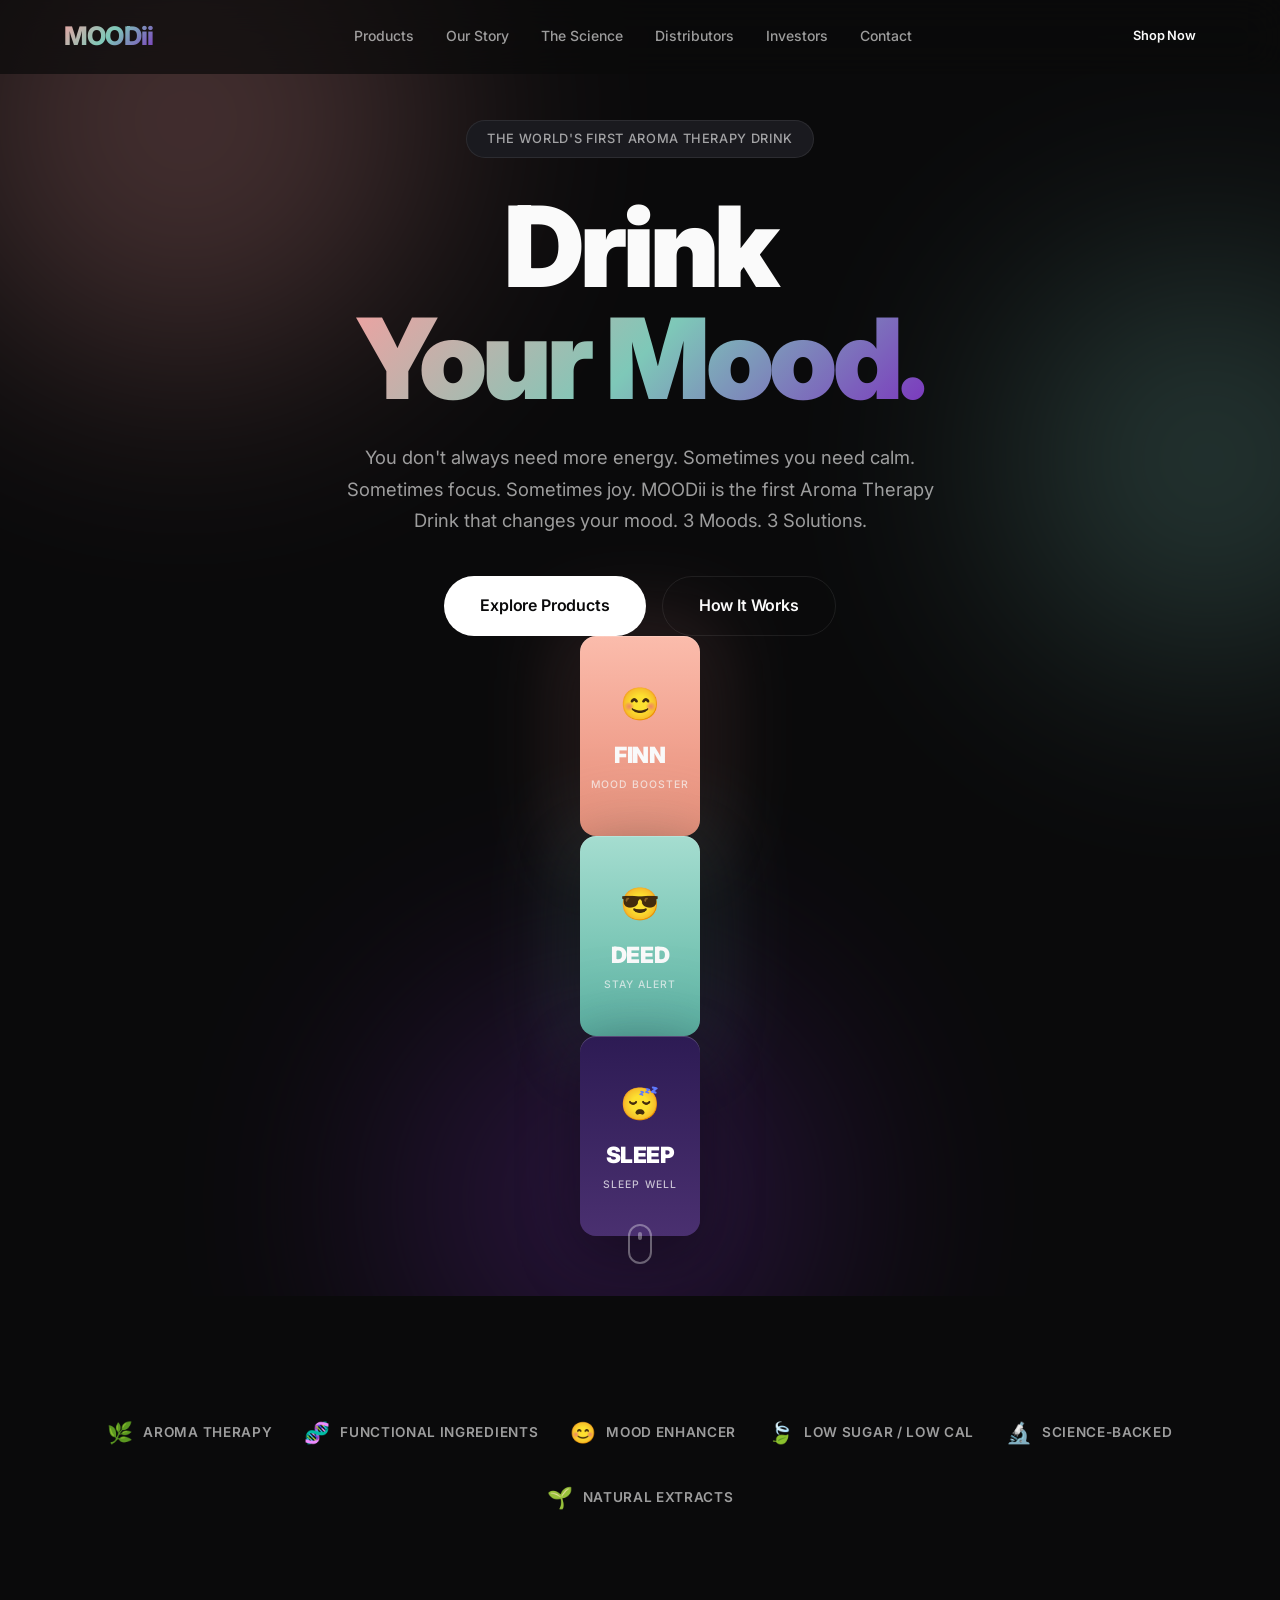
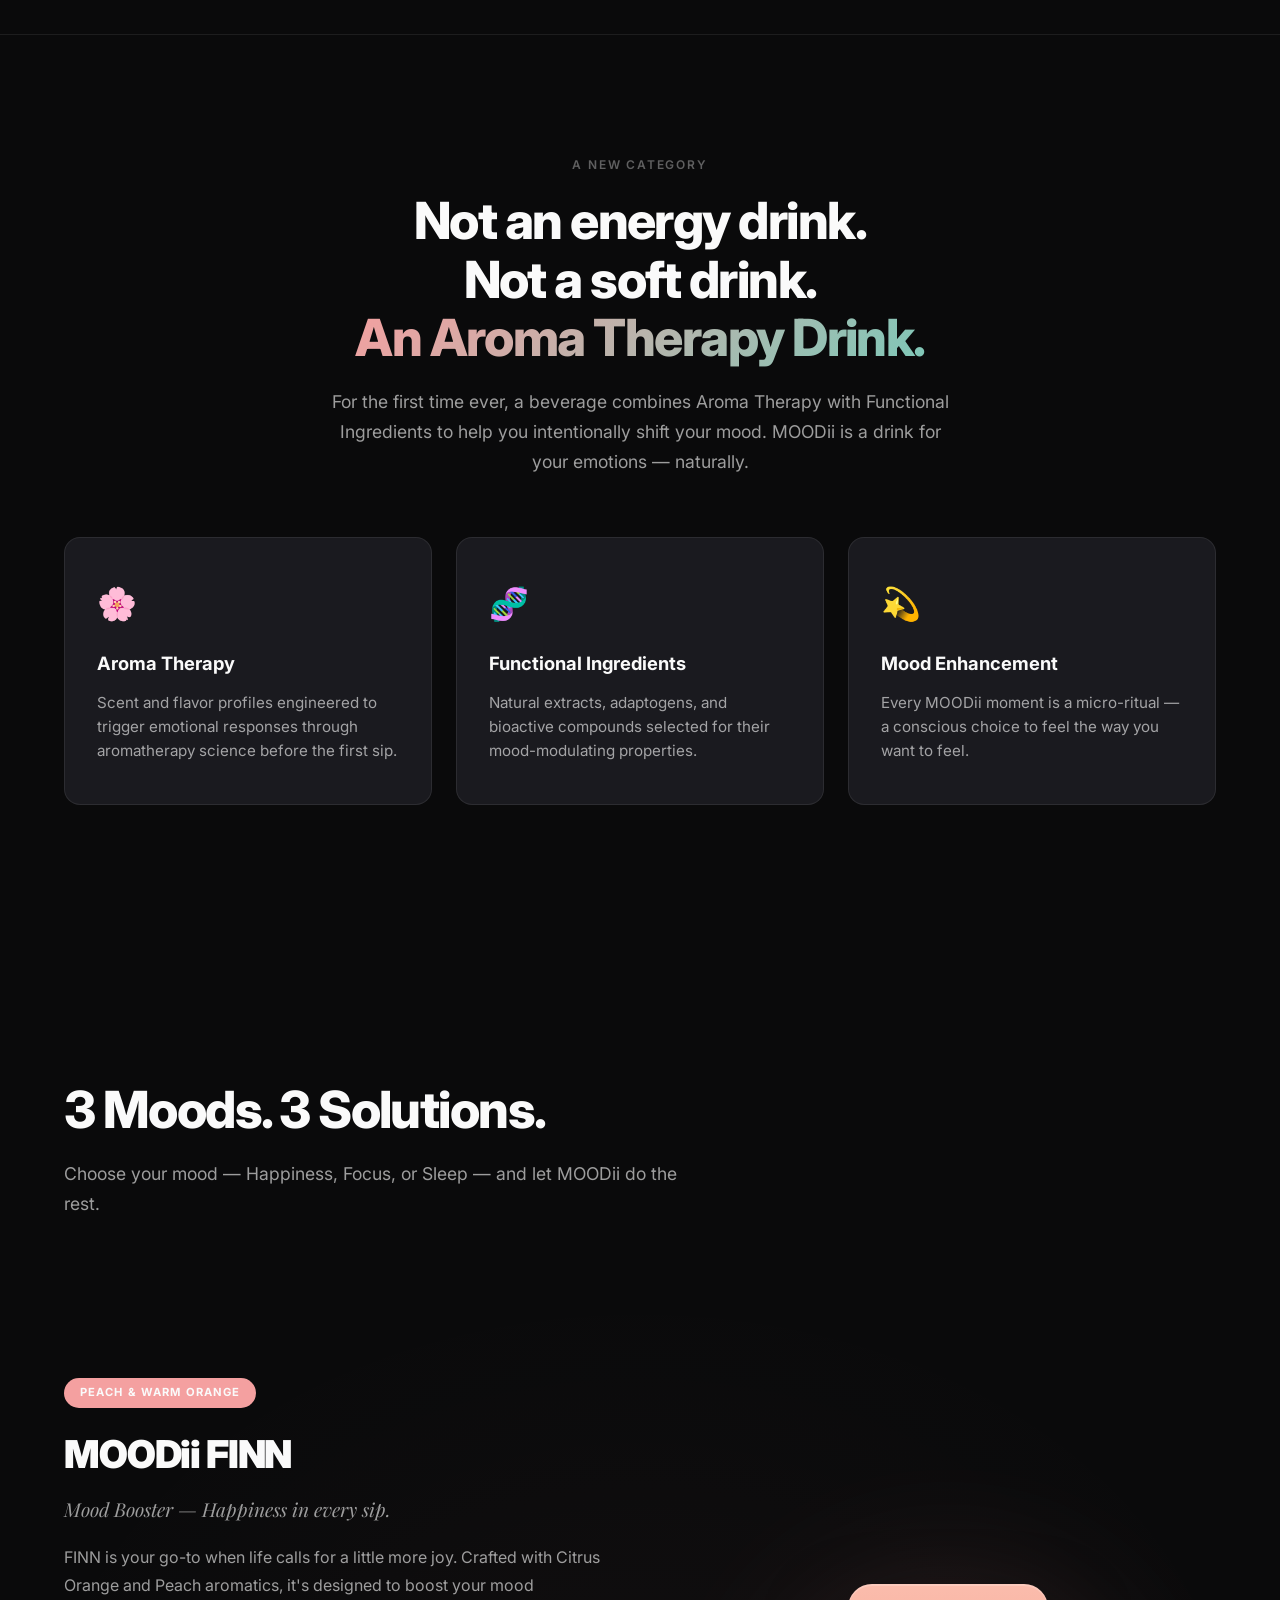
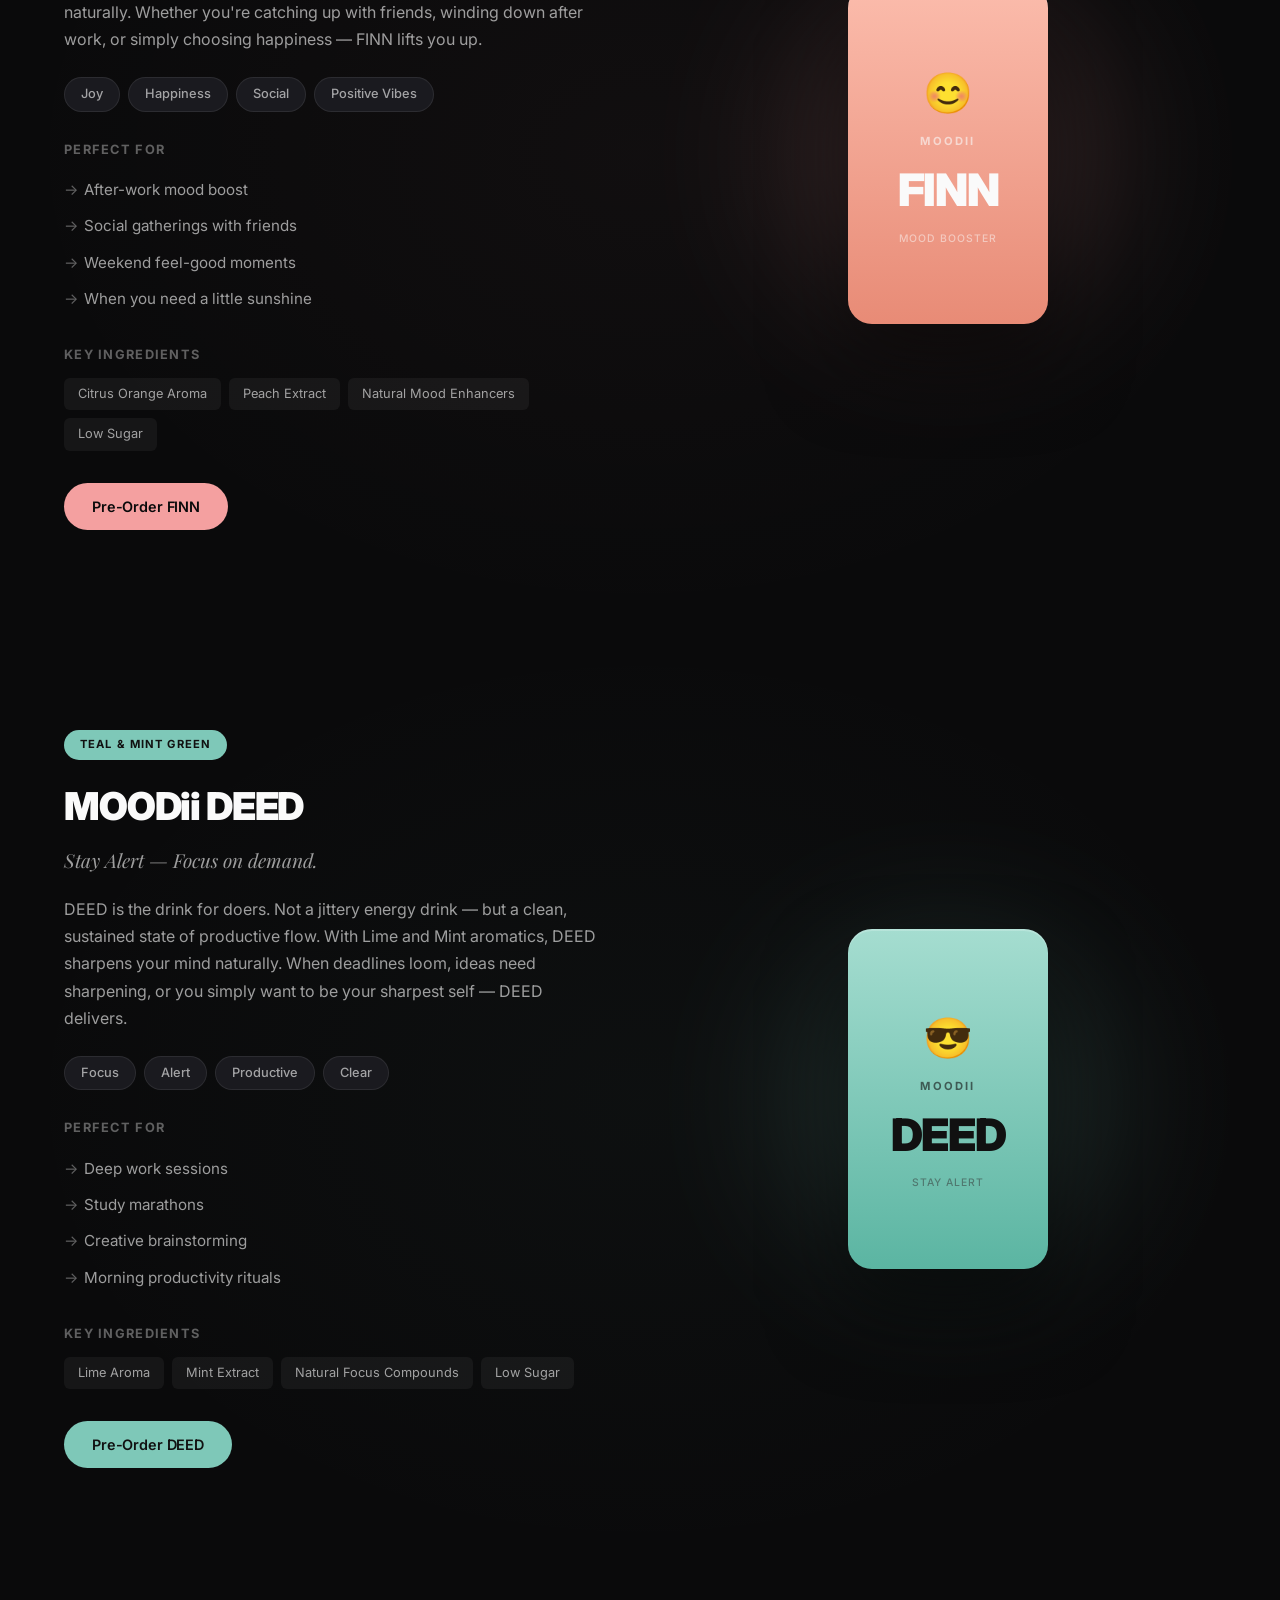
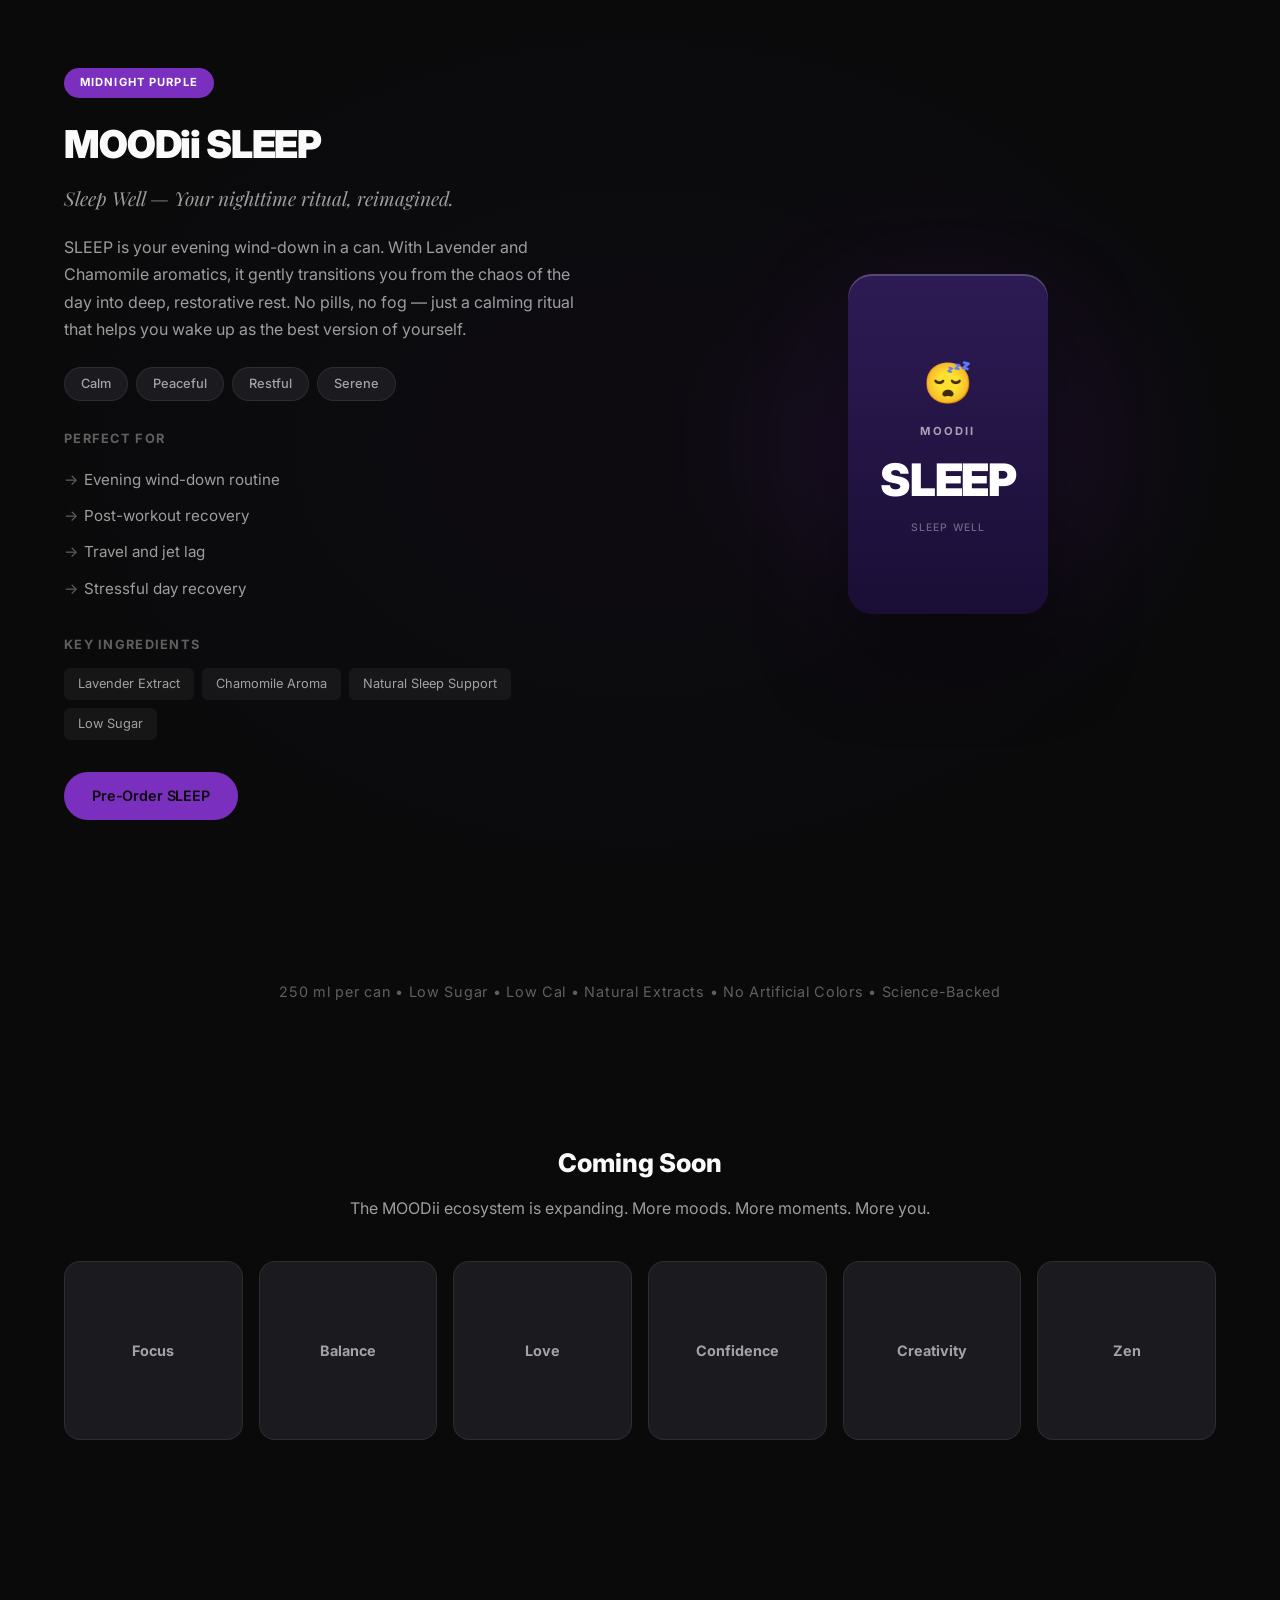
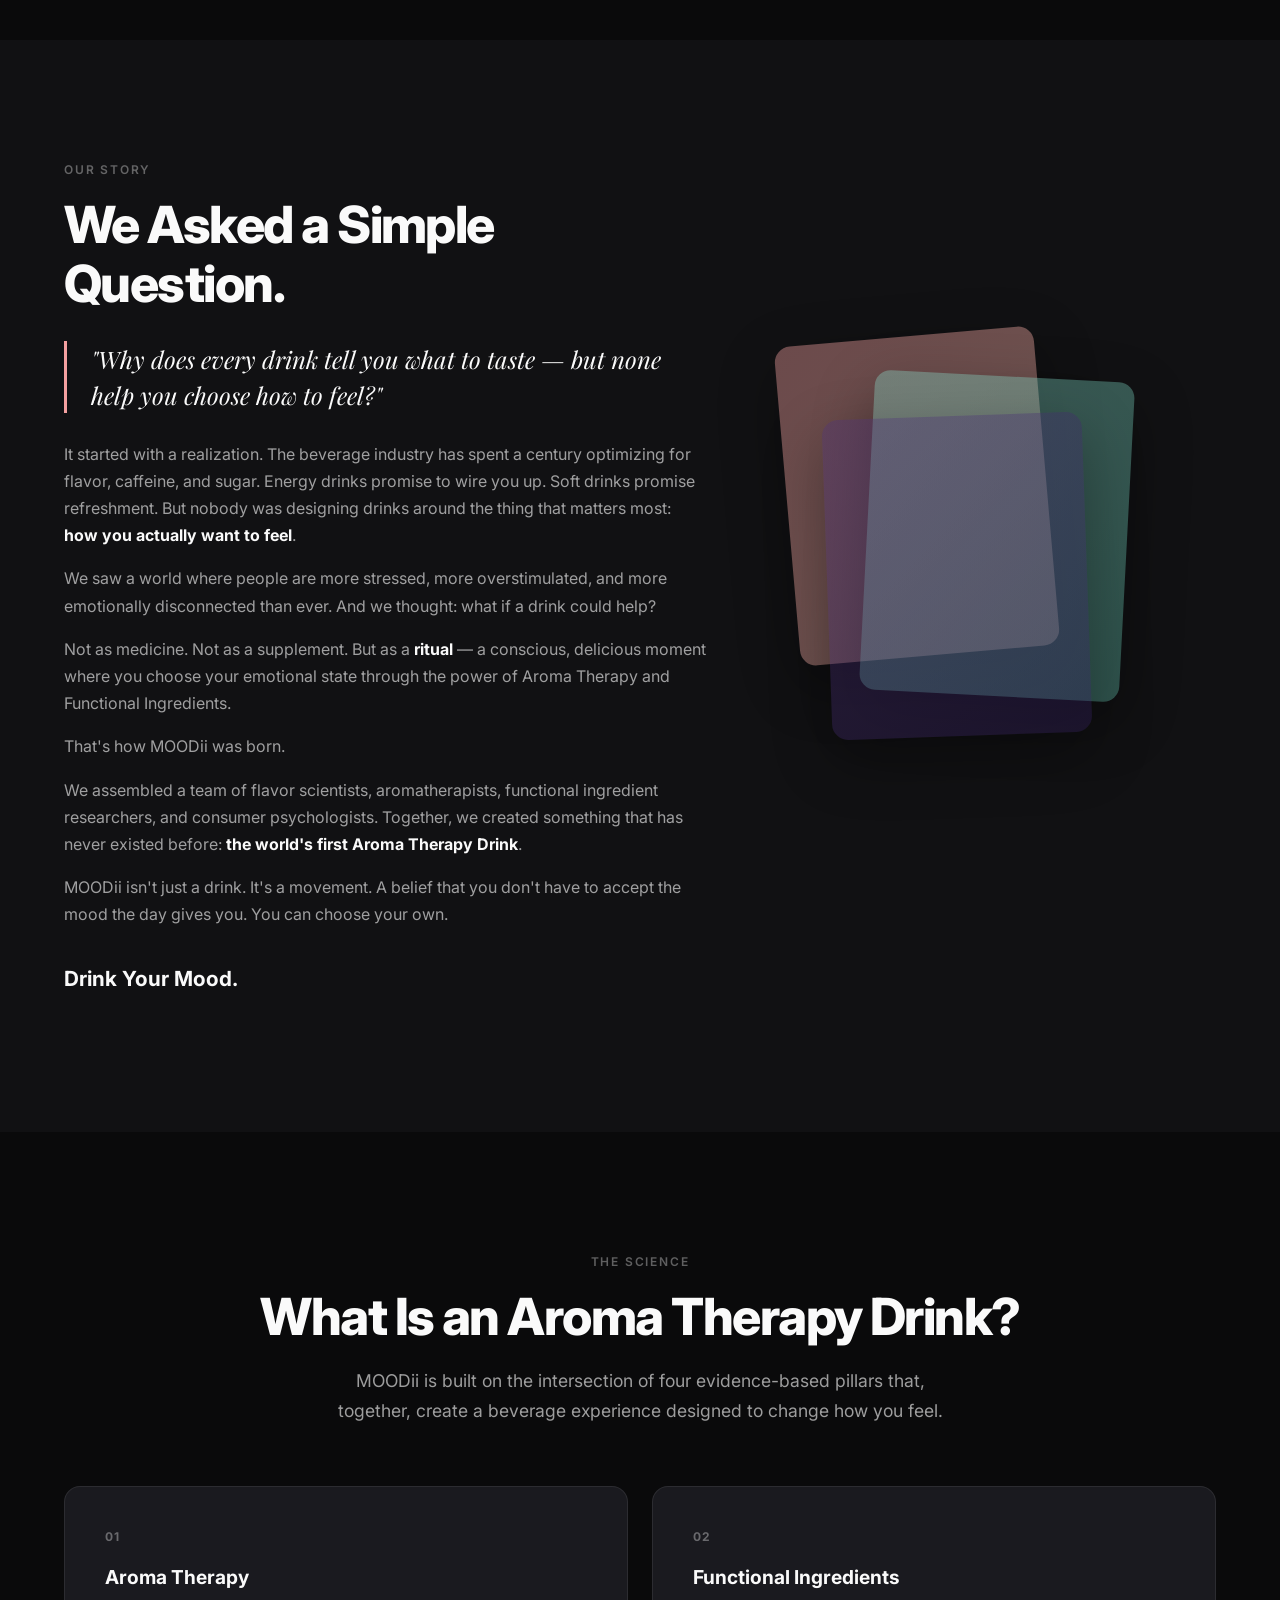
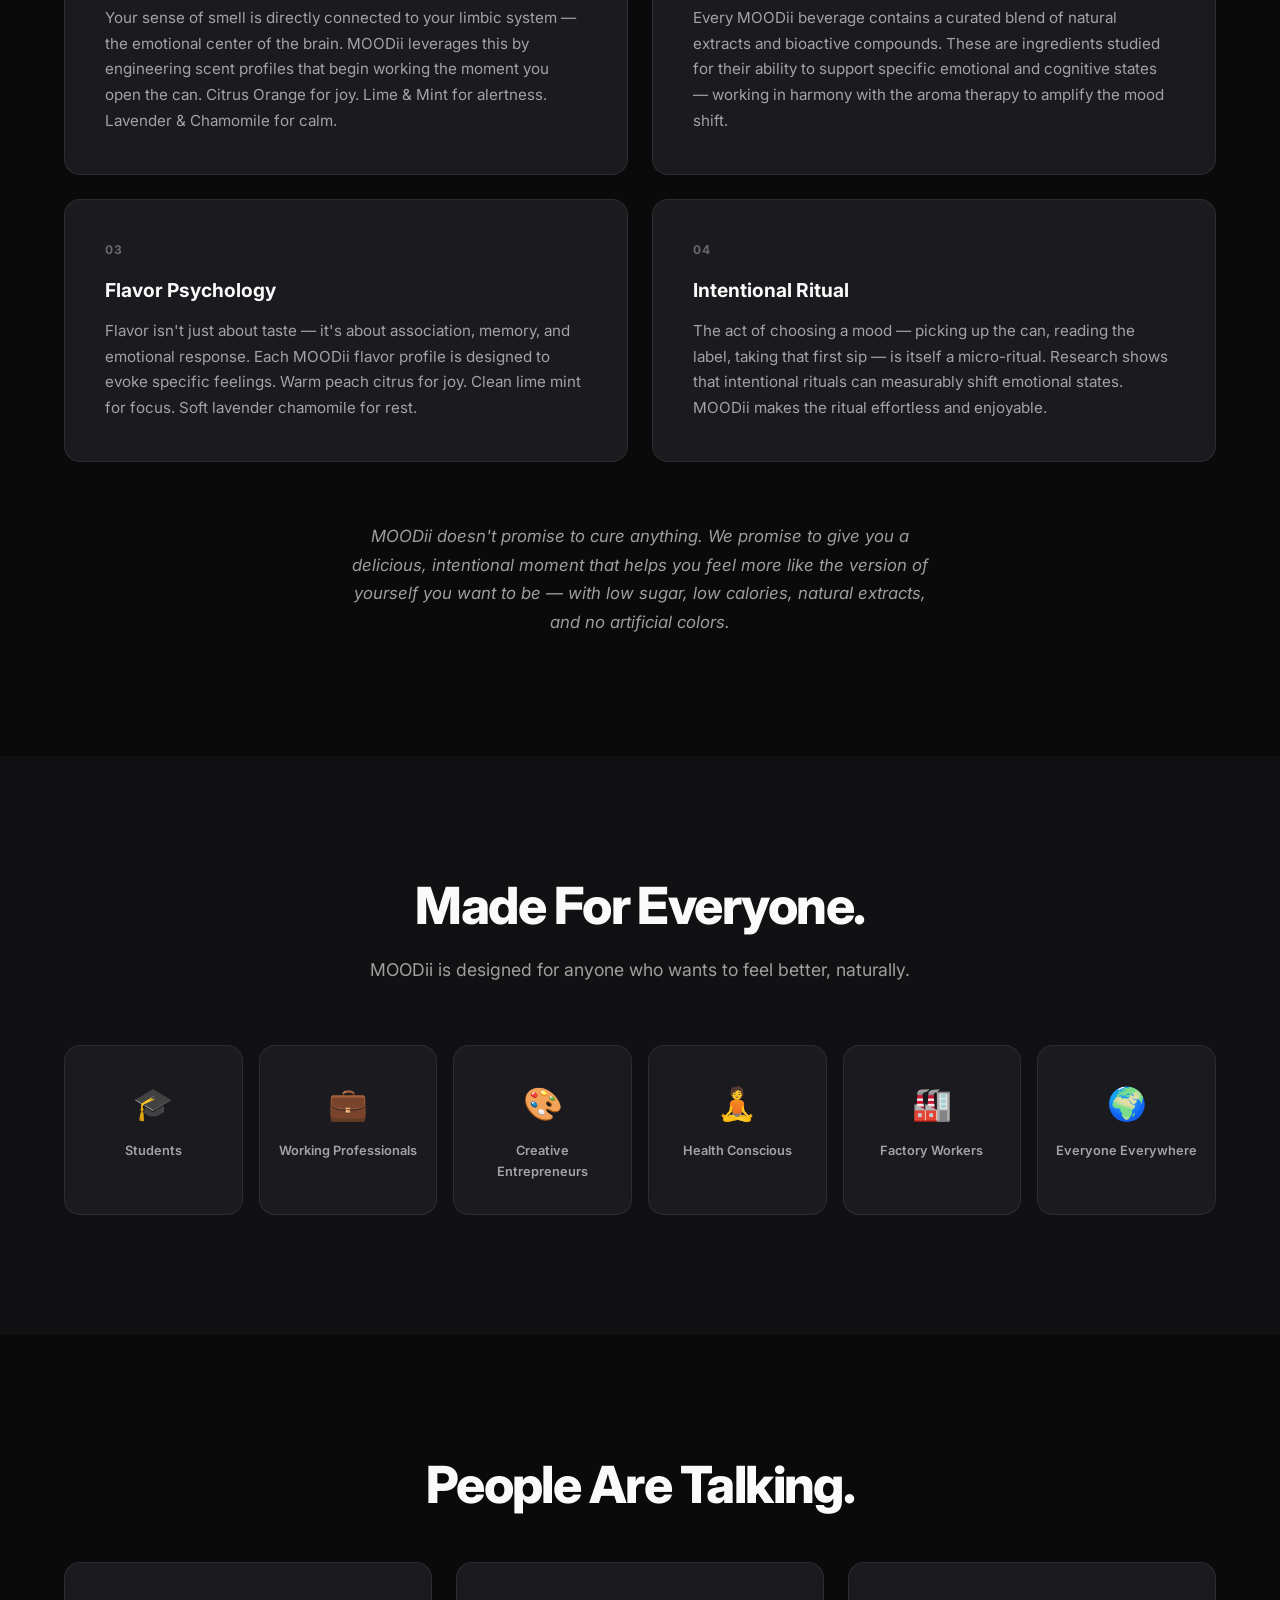
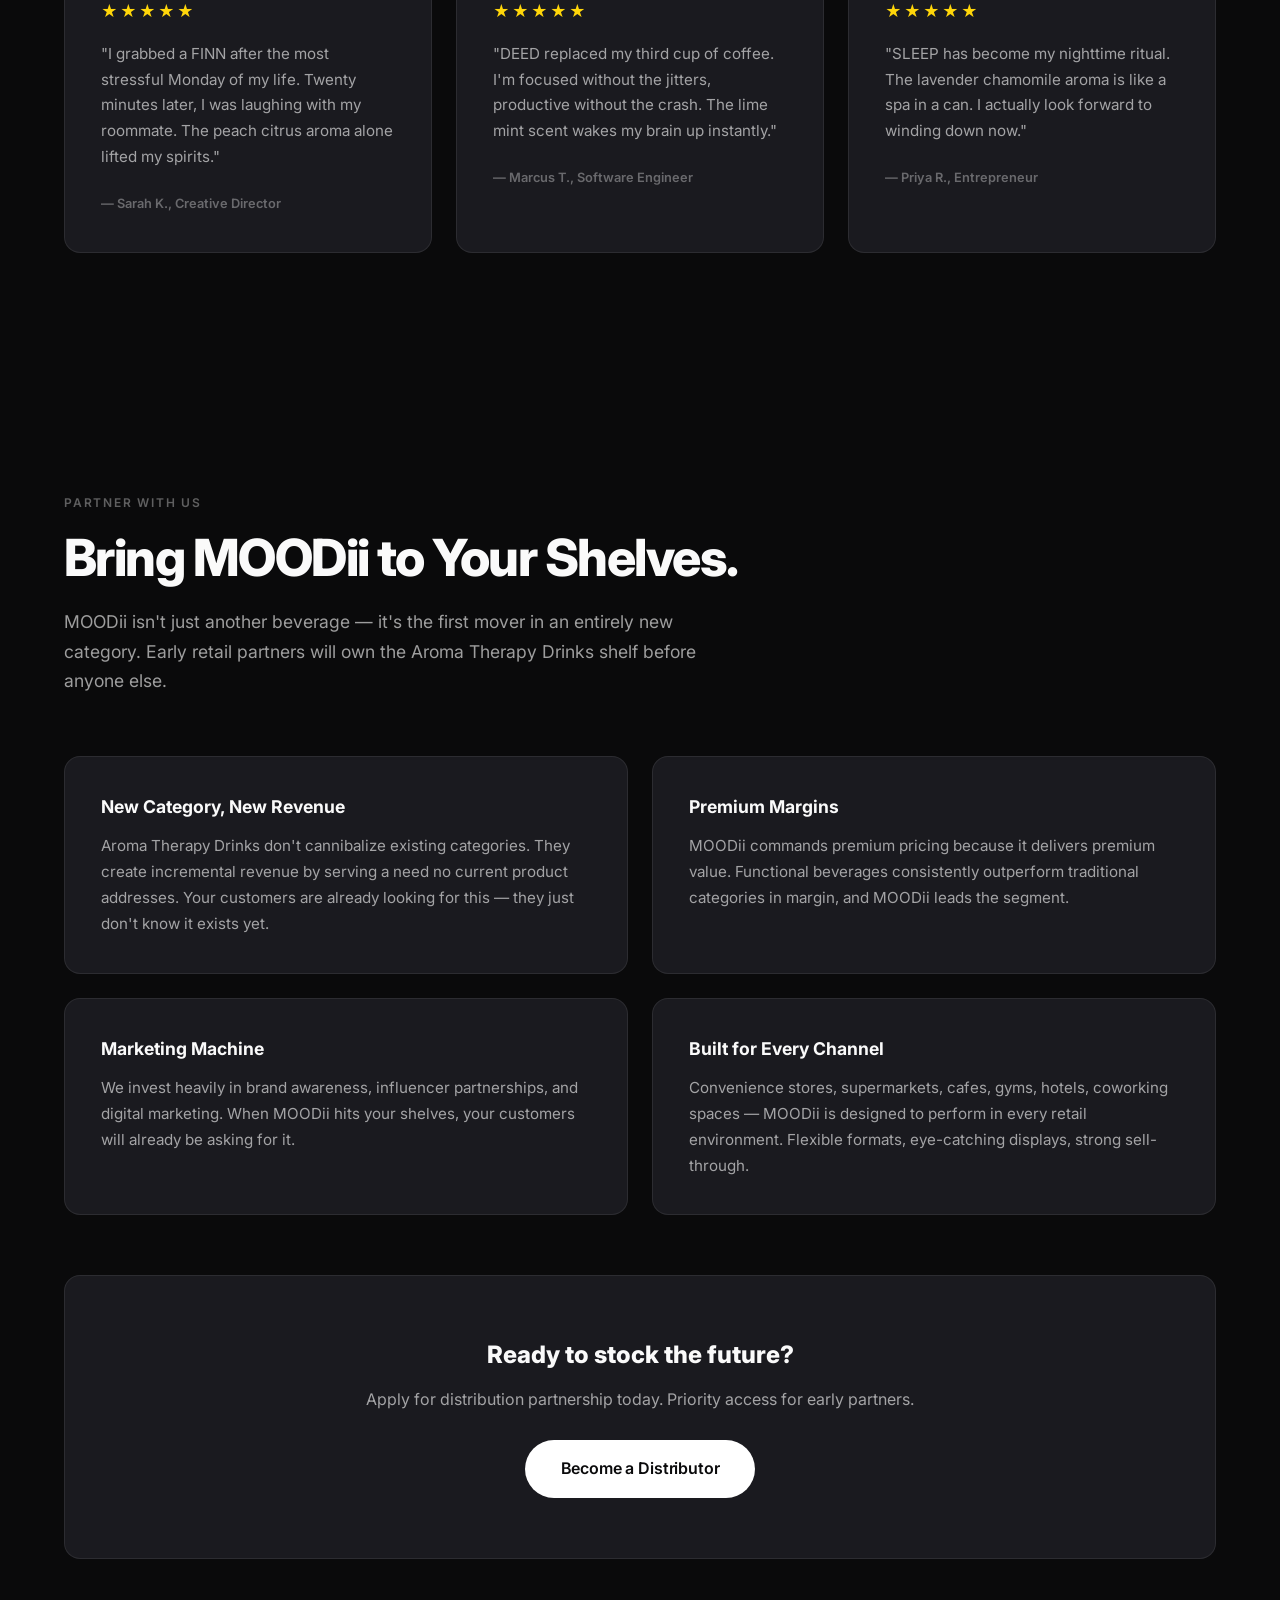
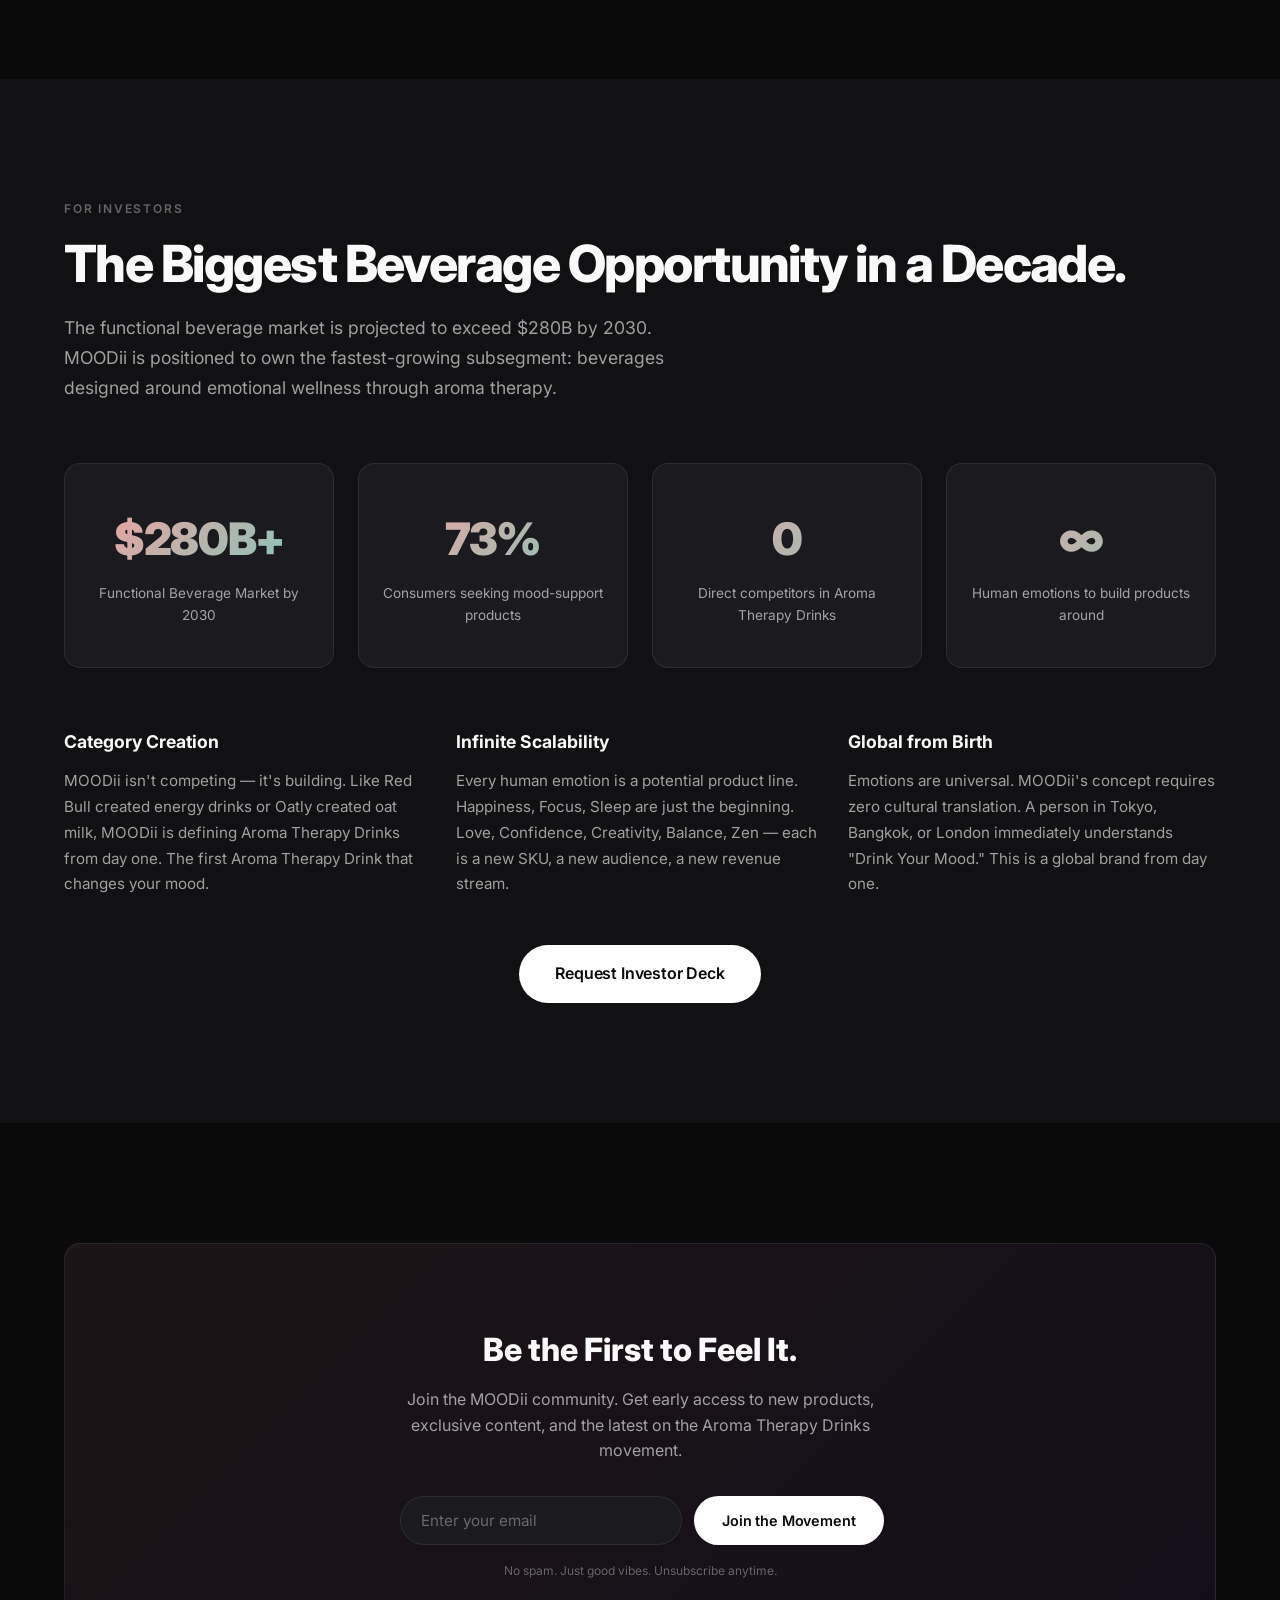
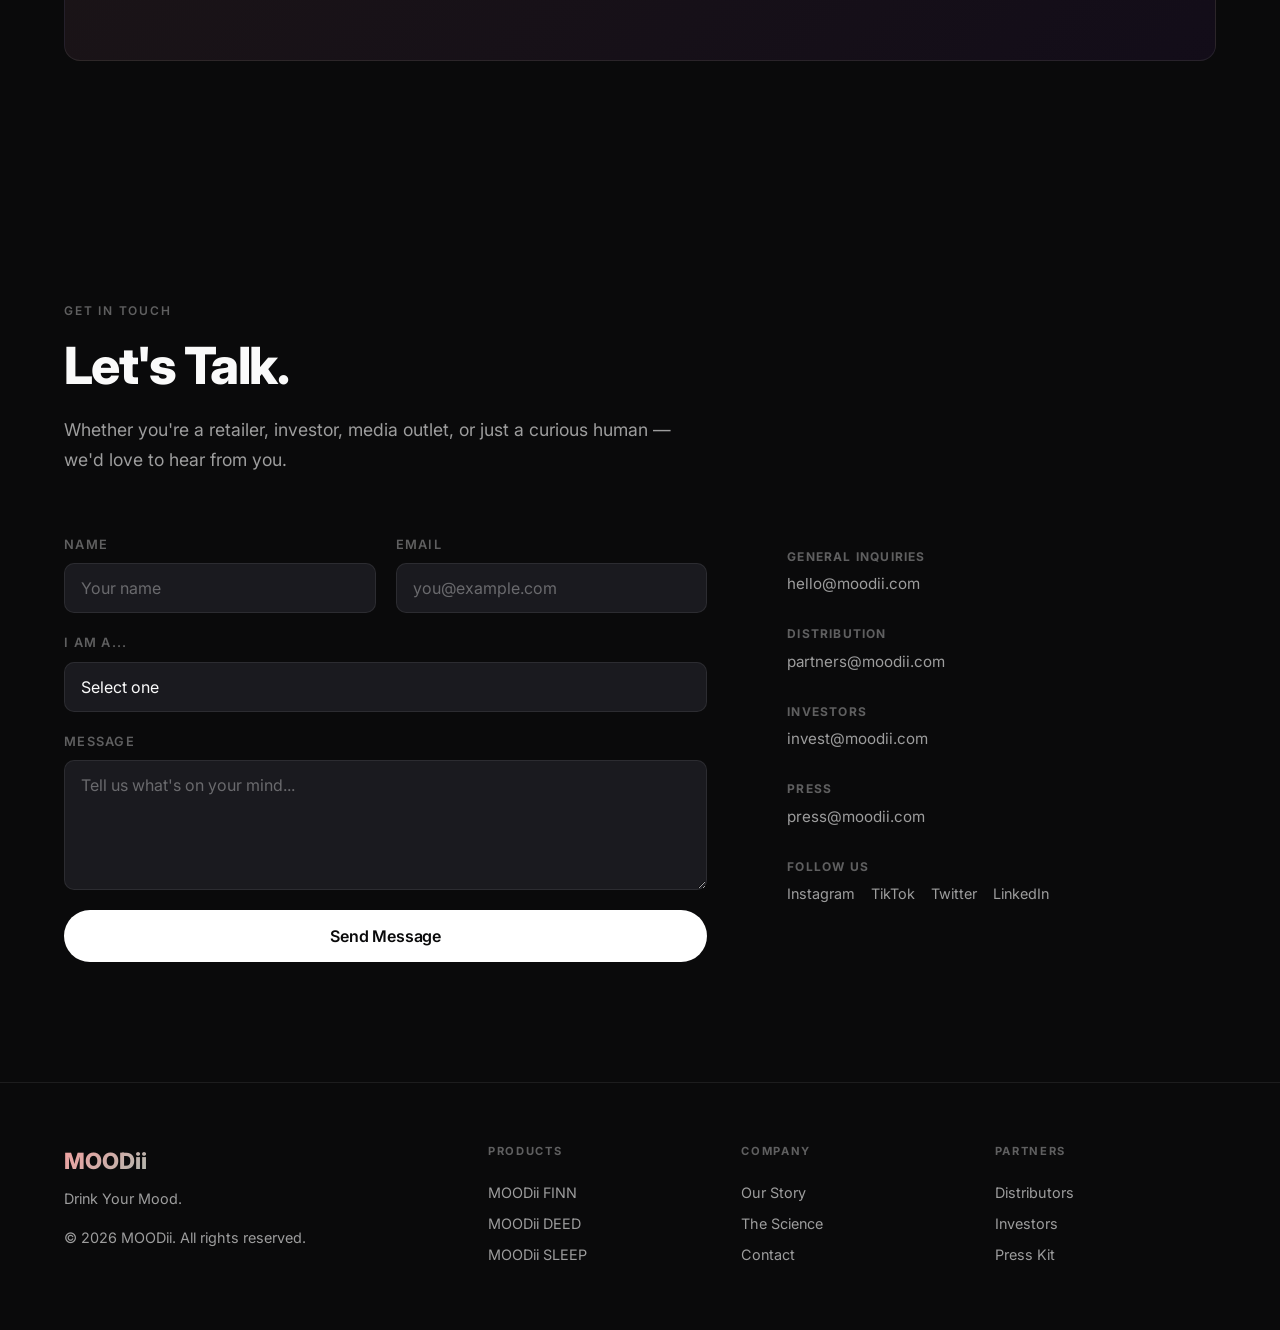
<file: index.html>
<!DOCTYPE html>
<html lang="en">
<head>
  <meta charset="UTF-8">
  <meta name="viewport" content="width=device-width, initial-scale=1.0">
  <title>MOODii — Drink Your Mood | The World's First Aroma Therapy Drink</title>
  <meta name="description" content="MOODii is creating an entirely new beverage category: Aroma Therapy Drinks. 3 Moods, 3 Solutions — FINN, DEED, SLEEP. Choose your mood and drink your way to a better day.">
  <meta name="keywords" content="MOODii, aroma therapy drinks, mood drinks, emotional drinks, functional beverages, wellness drinks, mood enhancement, drink your mood, FINN, DEED, SLEEP">
  <link rel="preconnect" href="https://fonts.googleapis.com">
  <link rel="preconnect" href="https://fonts.gstatic.com" crossorigin>
  <link href="https://fonts.googleapis.com/css2?family=Inter:wght@300;400;500;600;700;800;900&family=Playfair+Display:ital,wght@0,400;0,700;1,400&display=swap" rel="stylesheet">
  <link rel="stylesheet" href="styles.css">
</head>
<body>
  <!-- Navigation -->
  <nav class="nav" id="nav">
    <div class="nav-inner">
      <a href="#hero" class="nav-logo">MOODii</a>
      <div class="nav-links" id="navLinks">
        <a href="#products">Products</a>
        <a href="#story">Our Story</a>
        <a href="#science">The Science</a>
        <a href="#distributors">Distributors</a>
        <a href="#investors">Investors</a>
        <a href="#contact">Contact</a>
      </div>
      <div class="nav-actions">
        <a href="#products" class="btn btn-sm">Shop Now</a>
        <button class="nav-toggle" id="navToggle" aria-label="Menu">
          <span></span><span></span><span></span>
        </button>
      </div>
    </div>
  </nav>

  <!-- Hero Section -->
  <section class="hero" id="hero">
    <div class="hero-bg">
      <div class="hero-orb hero-orb-1"></div>
      <div class="hero-orb hero-orb-2"></div>
      <div class="hero-orb hero-orb-3"></div>
    </div>
    <div class="hero-content">
      <p class="hero-badge fade-up">The World's First Aroma Therapy Drink</p>
      <h1 class="hero-title fade-up">
        <span class="hero-title-line">Drink</span>
        <span class="hero-title-line accent">Your Mood.</span>
      </h1>
      <p class="hero-sub fade-up">You don't always need more energy. Sometimes you need calm. Sometimes focus. Sometimes joy. MOODii is the first Aroma Therapy Drink that changes your mood. 3 Moods. 3 Solutions.</p>
      <div class="hero-ctas fade-up">
        <a href="#products" class="btn btn-primary btn-lg">Explore Products</a>
        <a href="#science" class="btn btn-ghost btn-lg">How It Works</a>
      </div>
    </div>

    <!-- Hero Product Cans -->
    <div class="hero-products fade-up">
      <div class="hero-can">
        <div class="can-glow" style="--glow:#F4A0A0"></div>
        <div class="can-body" style="--can-color: linear-gradient(180deg, #FBBCAC, #E88B76)">
          <span class="can-smiley">😊</span>
          <span class="can-label">FINN</span>
          <span class="can-mood">Mood Booster</span>
        </div>
      </div>
      <div class="hero-can">
        <div class="can-glow" style="--glow:#7EC8B8"></div>
        <div class="can-body" style="--can-color: linear-gradient(180deg, #A5DDD0, #5BB5A2)">
          <span class="can-smiley">😎</span>
          <span class="can-label">DEED</span>
          <span class="can-mood">Stay Alert</span>
        </div>
      </div>
      <div class="hero-can">
        <div class="can-glow" style="--glow:#4A3070"></div>
        <div class="can-body" style="--can-color: linear-gradient(180deg, #2D1B54, #4A3070); color:#fff">
          <span class="can-smiley">😴</span>
          <span class="can-label">SLEEP</span>
          <span class="can-mood">Sleep Well</span>
        </div>
      </div>
    </div>

    <div class="hero-scroll">
      <div class="scroll-indicator"></div>
    </div>
  </section>

  <!-- USP Bar -->
  <section class="section usp-bar">
    <div class="container">
      <div class="usp-grid fade-up">
        <div class="usp-item">
          <div class="usp-icon">🌿</div>
          <span>Aroma Therapy</span>
        </div>
        <div class="usp-item">
          <div class="usp-icon">🧬</div>
          <span>Functional Ingredients</span>
        </div>
        <div class="usp-item">
          <div class="usp-icon">😊</div>
          <span>Mood Enhancer</span>
        </div>
        <div class="usp-item">
          <div class="usp-icon">🍃</div>
          <span>Low Sugar / Low Cal</span>
        </div>
        <div class="usp-item">
          <div class="usp-icon">🔬</div>
          <span>Science-Backed</span>
        </div>
        <div class="usp-item">
          <div class="usp-icon">🌱</div>
          <span>Natural Extracts</span>
        </div>
      </div>
    </div>
  </section>

  <!-- Category Section -->
  <section class="section category">
    <div class="container">
      <div class="section-label fade-up">A New Category</div>
      <h2 class="section-title fade-up">Not an energy drink.<br>Not a soft drink.<br><em>An Aroma Therapy Drink.</em></h2>
      <p class="section-desc fade-up">For the first time ever, a beverage combines Aroma Therapy with Functional Ingredients to help you intentionally shift your mood. MOODii is a drink for your emotions — naturally.</p>
      <div class="category-grid fade-up">
        <div class="category-card">
          <div class="category-icon">🌸</div>
          <h3>Aroma Therapy</h3>
          <p>Scent and flavor profiles engineered to trigger emotional responses through aromatherapy science before the first sip.</p>
        </div>
        <div class="category-card">
          <div class="category-icon">🧬</div>
          <h3>Functional Ingredients</h3>
          <p>Natural extracts, adaptogens, and bioactive compounds selected for their mood-modulating properties.</p>
        </div>
        <div class="category-card">
          <div class="category-icon">💫</div>
          <h3>Mood Enhancement</h3>
          <p>Every MOODii moment is a micro-ritual — a conscious choice to feel the way you want to feel.</p>
        </div>
      </div>
    </div>
  </section>

  <!-- Products Section -->
  <section class="section products" id="products">
    <div class="container">
      <div class="section-label fade-up">The Collection</div>
      <h2 class="section-title fade-up">3 Moods. 3 Solutions.</h2>
      <p class="section-desc fade-up">Choose your mood — Happiness, Focus, or Sleep — and let MOODii do the rest.</p>
    </div>

    <!-- MOODii FINN -->
    <div class="product-showcase" id="product-finn">
      <div class="product-bg" style="--product-color:#F4A0A0"></div>
      <div class="container product-inner">
        <div class="product-visual fade-up">
          <div class="product-can">
            <div class="can-glow-lg" style="--glow:#F4A0A0"></div>
            <div class="can-body-lg" style="--can-gradient: linear-gradient(180deg, #FBBCAC, #E88B76)">
              <div class="can-smiley-lg">😊</div>
              <div class="can-brand">MOODii</div>
              <div class="can-name">FINN</div>
              <div class="can-tagline">Mood Booster</div>
            </div>
          </div>
        </div>
        <div class="product-info fade-up">
          <span class="product-badge" style="--badge-color:#F4A0A0">Peach & Warm Orange</span>
          <h3 class="product-title">MOODii FINN</h3>
          <p class="product-tagline-text">Mood Booster — Happiness in every sip.</p>
          <p class="product-desc">FINN is your go-to when life calls for a little more joy. Crafted with Citrus Orange and Peach aromatics, it's designed to boost your mood naturally. Whether you're catching up with friends, winding down after work, or simply choosing happiness — FINN lifts you up.</p>
          <div class="product-emotions">
            <span class="emotion-tag">Joy</span>
            <span class="emotion-tag">Happiness</span>
            <span class="emotion-tag">Social</span>
            <span class="emotion-tag">Positive Vibes</span>
          </div>
          <h4 class="product-sub-heading">Perfect For</h4>
          <ul class="product-scenarios">
            <li>After-work mood boost</li>
            <li>Social gatherings with friends</li>
            <li>Weekend feel-good moments</li>
            <li>When you need a little sunshine</li>
          </ul>
          <div class="product-ingredients">
            <h4 class="product-sub-heading">Key Ingredients</h4>
            <div class="ingredient-tags">
              <span>Citrus Orange Aroma</span>
              <span>Peach Extract</span>
              <span>Natural Mood Enhancers</span>
              <span>Low Sugar</span>
            </div>
          </div>
          <a href="#contact" class="btn btn-primary" style="--btn-accent:#F4A0A0">Pre-Order FINN</a>
        </div>
      </div>
    </div>

    <!-- MOODii DEED -->
    <div class="product-showcase" id="product-deed">
      <div class="product-bg" style="--product-color:#7EC8B8"></div>
      <div class="container product-inner">
        <div class="product-info fade-up">
          <span class="product-badge" style="--badge-color:#7EC8B8; color:#111">Teal & Mint Green</span>
          <h3 class="product-title">MOODii DEED</h3>
          <p class="product-tagline-text">Stay Alert — Focus on demand.</p>
          <p class="product-desc">DEED is the drink for doers. Not a jittery energy drink — but a clean, sustained state of productive flow. With Lime and Mint aromatics, DEED sharpens your mind naturally. When deadlines loom, ideas need sharpening, or you simply want to be your sharpest self — DEED delivers.</p>
          <div class="product-emotions">
            <span class="emotion-tag">Focus</span>
            <span class="emotion-tag">Alert</span>
            <span class="emotion-tag">Productive</span>
            <span class="emotion-tag">Clear</span>
          </div>
          <h4 class="product-sub-heading">Perfect For</h4>
          <ul class="product-scenarios">
            <li>Deep work sessions</li>
            <li>Study marathons</li>
            <li>Creative brainstorming</li>
            <li>Morning productivity rituals</li>
          </ul>
          <div class="product-ingredients">
            <h4 class="product-sub-heading">Key Ingredients</h4>
            <div class="ingredient-tags">
              <span>Lime Aroma</span>
              <span>Mint Extract</span>
              <span>Natural Focus Compounds</span>
              <span>Low Sugar</span>
            </div>
          </div>
          <a href="#contact" class="btn btn-primary" style="--btn-accent:#7EC8B8; color:#111">Pre-Order DEED</a>
        </div>
        <div class="product-visual fade-up">
          <div class="product-can">
            <div class="can-glow-lg" style="--glow:#7EC8B8"></div>
            <div class="can-body-lg" style="--can-gradient: linear-gradient(180deg, #A5DDD0, #5BB5A2); color:#111">
              <div class="can-smiley-lg">😎</div>
              <div class="can-brand" style="color:#111">MOODii</div>
              <div class="can-name" style="color:#111">DEED</div>
              <div class="can-tagline" style="color:#333">Stay Alert</div>
            </div>
          </div>
        </div>
      </div>
    </div>

    <!-- MOODii SLEEP -->
    <div class="product-showcase" id="product-sleep">
      <div class="product-bg" style="--product-color:#7B2FBE"></div>
      <div class="container product-inner">
        <div class="product-visual fade-up">
          <div class="product-can">
            <div class="can-glow-lg" style="--glow:#7B2FBE"></div>
            <div class="can-body-lg" style="--can-gradient: linear-gradient(180deg, #2D1B54, #1A0E36); color:#fff">
              <div class="can-smiley-lg">😴</div>
              <div class="can-brand">MOODii</div>
              <div class="can-name">SLEEP</div>
              <div class="can-tagline" style="color:rgba(255,255,255,0.7)">Sleep Well</div>
            </div>
          </div>
        </div>
        <div class="product-info fade-up">
          <span class="product-badge" style="--badge-color:#7B2FBE; color:#fff">Midnight Purple</span>
          <h3 class="product-title">MOODii SLEEP</h3>
          <p class="product-tagline-text">Sleep Well — Your nighttime ritual, reimagined.</p>
          <p class="product-desc">SLEEP is your evening wind-down in a can. With Lavender and Chamomile aromatics, it gently transitions you from the chaos of the day into deep, restorative rest. No pills, no fog — just a calming ritual that helps you wake up as the best version of yourself.</p>
          <div class="product-emotions">
            <span class="emotion-tag">Calm</span>
            <span class="emotion-tag">Peaceful</span>
            <span class="emotion-tag">Restful</span>
            <span class="emotion-tag">Serene</span>
          </div>
          <h4 class="product-sub-heading">Perfect For</h4>
          <ul class="product-scenarios">
            <li>Evening wind-down routine</li>
            <li>Post-workout recovery</li>
            <li>Travel and jet lag</li>
            <li>Stressful day recovery</li>
          </ul>
          <div class="product-ingredients">
            <h4 class="product-sub-heading">Key Ingredients</h4>
            <div class="ingredient-tags">
              <span>Lavender Extract</span>
              <span>Chamomile Aroma</span>
              <span>Natural Sleep Support</span>
              <span>Low Sugar</span>
            </div>
          </div>
          <a href="#contact" class="btn btn-primary" style="--btn-accent:#7B2FBE">Pre-Order SLEEP</a>
        </div>
      </div>
    </div>

    <!-- Product Lineup Image -->
    <div class="container">
      <div class="product-lineup-section fade-up">
        <p class="lineup-text">250 ml per can &bull; Low Sugar &bull; Low Cal &bull; Natural Extracts &bull; No Artificial Colors &bull; Science-Backed</p>
      </div>
    </div>

    <!-- Future Products Teaser -->
    <div class="container">
      <div class="future-products fade-up">
        <h3>Coming Soon</h3>
        <p>The MOODii ecosystem is expanding. More moods. More moments. More you.</p>
        <div class="future-grid">
          <div class="future-card"><span>Focus</span></div>
          <div class="future-card"><span>Balance</span></div>
          <div class="future-card"><span>Love</span></div>
          <div class="future-card"><span>Confidence</span></div>
          <div class="future-card"><span>Creativity</span></div>
          <div class="future-card"><span>Zen</span></div>
        </div>
      </div>
    </div>
  </section>

  <!-- Brand Story -->
  <section class="section story" id="story">
    <div class="container">
      <div class="story-layout">
        <div class="story-text fade-up">
          <div class="section-label">Our Story</div>
          <h2 class="section-title">We Asked a Simple Question.</h2>
          <blockquote class="story-quote">"Why does every drink tell you what to taste — but none help you choose how to feel?"</blockquote>
          <p>It started with a realization. The beverage industry has spent a century optimizing for flavor, caffeine, and sugar. Energy drinks promise to wire you up. Soft drinks promise refreshment. But nobody was designing drinks around the thing that matters most: <strong>how you actually want to feel</strong>.</p>
          <p>We saw a world where people are more stressed, more overstimulated, and more emotionally disconnected than ever. And we thought: what if a drink could help?</p>
          <p>Not as medicine. Not as a supplement. But as a <strong>ritual</strong> — a conscious, delicious moment where you choose your emotional state through the power of Aroma Therapy and Functional Ingredients.</p>
          <p>That's how MOODii was born.</p>
          <p>We assembled a team of flavor scientists, aromatherapists, functional ingredient researchers, and consumer psychologists. Together, we created something that has never existed before: <strong>the world's first Aroma Therapy Drink</strong>.</p>
          <p>MOODii isn't just a drink. It's a movement. A belief that you don't have to accept the mood the day gives you. You can choose your own.</p>
          <p class="story-signature"><strong>Drink Your Mood.</strong></p>
        </div>
        <div class="story-visual fade-up">
          <div class="story-image-stack">
            <div class="story-img story-img-1" style="background: linear-gradient(135deg, #F4A0A066, #FBBCAC66)"></div>
            <div class="story-img story-img-2" style="background: linear-gradient(135deg, #7EC8B866, #5BB5A266)"></div>
            <div class="story-img story-img-3" style="background: linear-gradient(135deg, #4A307066, #2D1B5466)"></div>
          </div>
        </div>
      </div>
    </div>
  </section>

  <!-- Science Section -->
  <section class="section science" id="science">
    <div class="container">
      <div class="section-label fade-up">The Science</div>
      <h2 class="section-title fade-up">What Is an Aroma Therapy Drink?</h2>
      <p class="section-desc fade-up">MOODii is built on the intersection of four evidence-based pillars that, together, create a beverage experience designed to change how you feel.</p>
      <div class="science-pillars fade-up">
        <div class="pillar-card">
          <div class="pillar-number">01</div>
          <h3>Aroma Therapy</h3>
          <p>Your sense of smell is directly connected to your limbic system — the emotional center of the brain. MOODii leverages this by engineering scent profiles that begin working the moment you open the can. Citrus Orange for joy. Lime & Mint for alertness. Lavender & Chamomile for calm.</p>
        </div>
        <div class="pillar-card">
          <div class="pillar-number">02</div>
          <h3>Functional Ingredients</h3>
          <p>Every MOODii beverage contains a curated blend of natural extracts and bioactive compounds. These are ingredients studied for their ability to support specific emotional and cognitive states — working in harmony with the aroma therapy to amplify the mood shift.</p>
        </div>
        <div class="pillar-card">
          <div class="pillar-number">03</div>
          <h3>Flavor Psychology</h3>
          <p>Flavor isn't just about taste — it's about association, memory, and emotional response. Each MOODii flavor profile is designed to evoke specific feelings. Warm peach citrus for joy. Clean lime mint for focus. Soft lavender chamomile for rest.</p>
        </div>
        <div class="pillar-card">
          <div class="pillar-number">04</div>
          <h3>Intentional Ritual</h3>
          <p>The act of choosing a mood — picking up the can, reading the label, taking that first sip — is itself a micro-ritual. Research shows that intentional rituals can measurably shift emotional states. MOODii makes the ritual effortless and enjoyable.</p>
        </div>
      </div>
      <div class="science-cta fade-up">
        <p>MOODii doesn't promise to cure anything. We promise to give you a delicious, intentional moment that helps you feel more like the version of yourself you want to be — with low sugar, low calories, natural extracts, and no artificial colors.</p>
      </div>
    </div>
  </section>

  <!-- Target Audience -->
  <section class="section target-audience">
    <div class="container">
      <h2 class="section-title fade-up" style="text-align:center">Made For Everyone.</h2>
      <p class="section-desc fade-up" style="text-align:center; margin-left:auto; margin-right:auto;">MOODii is designed for anyone who wants to feel better, naturally.</p>
      <div class="audience-grid fade-up">
        <div class="audience-card">
          <div class="audience-icon">🎓</div>
          <span>Students</span>
        </div>
        <div class="audience-card">
          <div class="audience-icon">💼</div>
          <span>Working Professionals</span>
        </div>
        <div class="audience-card">
          <div class="audience-icon">🎨</div>
          <span>Creative Entrepreneurs</span>
        </div>
        <div class="audience-card">
          <div class="audience-icon">🧘</div>
          <span>Health Conscious</span>
        </div>
        <div class="audience-card">
          <div class="audience-icon">🏭</div>
          <span>Factory Workers</span>
        </div>
        <div class="audience-card">
          <div class="audience-icon">🌍</div>
          <span>Everyone Everywhere</span>
        </div>
      </div>
    </div>
  </section>

  <!-- Social Proof -->
  <section class="section proof">
    <div class="container">
      <h2 class="section-title fade-up">People Are Talking.</h2>
      <div class="testimonial-grid fade-up">
        <div class="testimonial-card">
          <div class="testimonial-stars">★★★★★</div>
          <p>"I grabbed a FINN after the most stressful Monday of my life. Twenty minutes later, I was laughing with my roommate. The peach citrus aroma alone lifted my spirits."</p>
          <span class="testimonial-author">— Sarah K., Creative Director</span>
        </div>
        <div class="testimonial-card">
          <div class="testimonial-stars">★★★★★</div>
          <p>"DEED replaced my third cup of coffee. I'm focused without the jitters, productive without the crash. The lime mint scent wakes my brain up instantly."</p>
          <span class="testimonial-author">— Marcus T., Software Engineer</span>
        </div>
        <div class="testimonial-card">
          <div class="testimonial-stars">★★★★★</div>
          <p>"SLEEP has become my nighttime ritual. The lavender chamomile aroma is like a spa in a can. I actually look forward to winding down now."</p>
          <span class="testimonial-author">— Priya R., Entrepreneur</span>
        </div>
      </div>
    </div>
  </section>

  <!-- Distributors Section -->
  <section class="section distributors" id="distributors">
    <div class="container">
      <div class="section-label fade-up">Partner With Us</div>
      <h2 class="section-title fade-up">Bring MOODii to Your Shelves.</h2>
      <p class="section-desc fade-up">MOODii isn't just another beverage — it's the first mover in an entirely new category. Early retail partners will own the Aroma Therapy Drinks shelf before anyone else.</p>
      <div class="dist-grid fade-up">
        <div class="dist-card">
          <h3>New Category, New Revenue</h3>
          <p>Aroma Therapy Drinks don't cannibalize existing categories. They create incremental revenue by serving a need no current product addresses. Your customers are already looking for this — they just don't know it exists yet.</p>
        </div>
        <div class="dist-card">
          <h3>Premium Margins</h3>
          <p>MOODii commands premium pricing because it delivers premium value. Functional beverages consistently outperform traditional categories in margin, and MOODii leads the segment.</p>
        </div>
        <div class="dist-card">
          <h3>Marketing Machine</h3>
          <p>We invest heavily in brand awareness, influencer partnerships, and digital marketing. When MOODii hits your shelves, your customers will already be asking for it.</p>
        </div>
        <div class="dist-card">
          <h3>Built for Every Channel</h3>
          <p>Convenience stores, supermarkets, cafes, gyms, hotels, coworking spaces — MOODii is designed to perform in every retail environment. Flexible formats, eye-catching displays, strong sell-through.</p>
        </div>
      </div>
      <div class="dist-cta fade-up">
        <h3>Ready to stock the future?</h3>
        <p>Apply for distribution partnership today. Priority access for early partners.</p>
        <a href="#contact" class="btn btn-primary btn-lg">Become a Distributor</a>
      </div>
    </div>
  </section>

  <!-- Investors Section -->
  <section class="section investors" id="investors">
    <div class="container">
      <div class="section-label fade-up">For Investors</div>
      <h2 class="section-title fade-up">The Biggest Beverage Opportunity in a Decade.</h2>
      <p class="section-desc fade-up">The functional beverage market is projected to exceed $280B by 2030. MOODii is positioned to own the fastest-growing subsegment: beverages designed around emotional wellness through aroma therapy.</p>
      <div class="investor-stats fade-up">
        <div class="stat-card">
          <div class="stat-number">$280B+</div>
          <div class="stat-label">Functional Beverage Market by 2030</div>
        </div>
        <div class="stat-card">
          <div class="stat-number">73%</div>
          <div class="stat-label">Consumers seeking mood-support products</div>
        </div>
        <div class="stat-card">
          <div class="stat-number">0</div>
          <div class="stat-label">Direct competitors in Aroma Therapy Drinks</div>
        </div>
        <div class="stat-card">
          <div class="stat-number">∞</div>
          <div class="stat-label">Human emotions to build products around</div>
        </div>
      </div>
      <div class="investor-points fade-up">
        <div class="inv-point">
          <h3>Category Creation</h3>
          <p>MOODii isn't competing — it's building. Like Red Bull created energy drinks or Oatly created oat milk, MOODii is defining Aroma Therapy Drinks from day one. The first Aroma Therapy Drink that changes your mood.</p>
        </div>
        <div class="inv-point">
          <h3>Infinite Scalability</h3>
          <p>Every human emotion is a potential product line. Happiness, Focus, Sleep are just the beginning. Love, Confidence, Creativity, Balance, Zen — each is a new SKU, a new audience, a new revenue stream.</p>
        </div>
        <div class="inv-point">
          <h3>Global from Birth</h3>
          <p>Emotions are universal. MOODii's concept requires zero cultural translation. A person in Tokyo, Bangkok, or London immediately understands "Drink Your Mood." This is a global brand from day one.</p>
        </div>
      </div>
      <div class="investor-cta fade-up">
        <a href="#contact" class="btn btn-primary btn-lg">Request Investor Deck</a>
      </div>
    </div>
  </section>

  <!-- Newsletter / Lead Capture -->
  <section class="section newsletter" id="newsletter">
    <div class="container">
      <div class="newsletter-box fade-up">
        <h2>Be the First to Feel It.</h2>
        <p>Join the MOODii community. Get early access to new products, exclusive content, and the latest on the Aroma Therapy Drinks movement.</p>
        <form class="newsletter-form" id="newsletterForm">
          <input type="email" placeholder="Enter your email" required>
          <button type="submit" class="btn btn-primary">Join the Movement</button>
        </form>
        <span class="newsletter-note">No spam. Just good vibes. Unsubscribe anytime.</span>
      </div>
    </div>
  </section>

  <!-- Contact Section -->
  <section class="section contact" id="contact">
    <div class="container">
      <div class="section-label fade-up">Get in Touch</div>
      <h2 class="section-title fade-up">Let's Talk.</h2>
      <p class="section-desc fade-up">Whether you're a retailer, investor, media outlet, or just a curious human — we'd love to hear from you.</p>
      <div class="contact-grid fade-up">
        <form class="contact-form" id="contactForm">
          <div class="form-row">
            <div class="form-group">
              <label>Name</label>
              <input type="text" placeholder="Your name" required>
            </div>
            <div class="form-group">
              <label>Email</label>
              <input type="email" placeholder="you@example.com" required>
            </div>
          </div>
          <div class="form-group">
            <label>I am a...</label>
            <select required>
              <option value="">Select one</option>
              <option>Consumer</option>
              <option>Retailer / Distributor</option>
              <option>Investor</option>
              <option>Media / Press</option>
              <option>Other</option>
            </select>
          </div>
          <div class="form-group">
            <label>Message</label>
            <textarea rows="5" placeholder="Tell us what's on your mind..." required></textarea>
          </div>
          <button type="submit" class="btn btn-primary btn-lg">Send Message</button>
        </form>
        <div class="contact-info">
          <div class="contact-block">
            <h4>General Inquiries</h4>
            <p>hello@moodii.com</p>
          </div>
          <div class="contact-block">
            <h4>Distribution</h4>
            <p>partners@moodii.com</p>
          </div>
          <div class="contact-block">
            <h4>Investors</h4>
            <p>invest@moodii.com</p>
          </div>
          <div class="contact-block">
            <h4>Press</h4>
            <p>press@moodii.com</p>
          </div>
          <div class="contact-block">
            <h4>Follow Us</h4>
            <div class="social-links">
              <a href="#">Instagram</a>
              <a href="#">TikTok</a>
              <a href="#">Twitter</a>
              <a href="#">LinkedIn</a>
            </div>
          </div>
        </div>
      </div>
    </div>
  </section>

  <!-- Footer -->
  <footer class="footer">
    <div class="container">
      <div class="footer-inner">
        <div class="footer-brand">
          <div class="footer-logo">MOODii</div>
          <p>Drink Your Mood.</p>
          <p class="footer-copy">&copy; 2026 MOODii. All rights reserved.</p>
        </div>
        <div class="footer-links">
          <div class="footer-col">
            <h5>Products</h5>
            <a href="#product-finn">MOODii FINN</a>
            <a href="#product-deed">MOODii DEED</a>
            <a href="#product-sleep">MOODii SLEEP</a>
          </div>
          <div class="footer-col">
            <h5>Company</h5>
            <a href="#story">Our Story</a>
            <a href="#science">The Science</a>
            <a href="#contact">Contact</a>
          </div>
          <div class="footer-col">
            <h5>Partners</h5>
            <a href="#distributors">Distributors</a>
            <a href="#investors">Investors</a>
            <a href="#">Press Kit</a>
          </div>
        </div>
      </div>
    </div>
  </footer>

  <script src="script.js"></script>
</body>
</html>
</file>
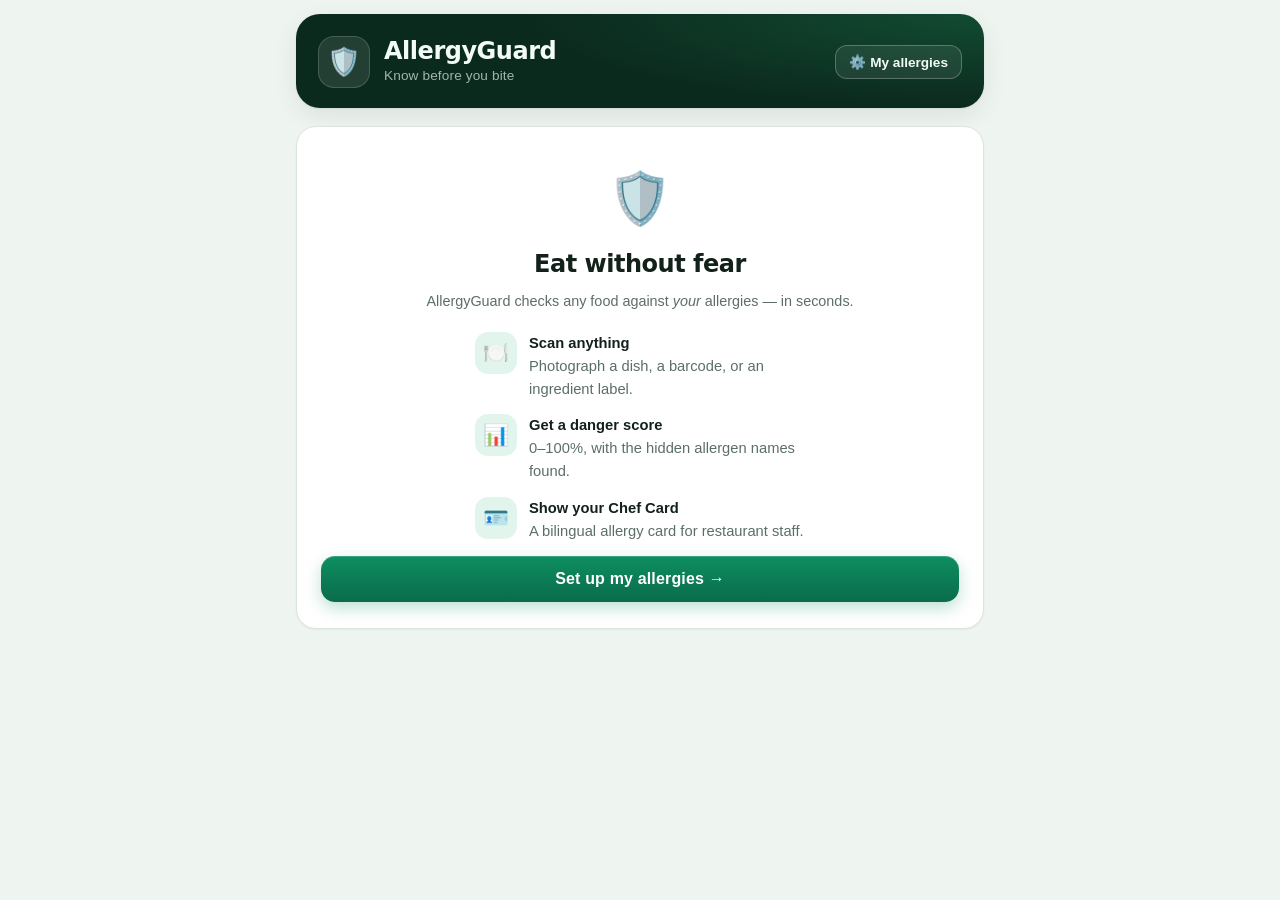
<file: allergy-app/index.html>
<!DOCTYPE html>
<html lang="en">
<head>
  <meta charset="UTF-8">
  <meta name="viewport" content="width=device-width, initial-scale=1.0">
  <meta name="theme-color" content="#0e9f6e">
  <title>AllergyGuard — Check food for your allergies</title>
  <meta name="description" content="Set up your allergy profile, scan ingredient labels, and look up common foods to stay safe from food allergens.">
  <link rel="stylesheet" href="styles.css">
  <link rel="manifest" href="manifest.json">
  <link rel="apple-touch-icon" href="icon-192.png">
</head>
<body>

  <header class="app-header">
    <div class="logo">
      <span class="logo-icon">🛡️</span>
      <div>
        <h1>AllergyGuard</h1>
        <p class="tagline">Know before you bite</p>
      </div>
    </div>
    <div class="header-actions">
      <span id="pro-badge" class="pro-badge hidden">⭐ PRO</span>
      <button id="install-btn" class="ghost-btn hidden" title="Install AllergyGuard">📲 Install</button>
      <button id="edit-profile-btn" class="ghost-btn" title="Edit my allergies">⚙️ My allergies</button>
    </div>
  </header>

  <!-- ============ WELCOME (first run) ============ -->
  <section id="welcome-screen" class="screen hidden">
    <div class="card welcome-card">
      <div class="welcome-shield">🛡️</div>
      <h2>Eat without fear</h2>
      <p class="muted">AllergyGuard checks any food against <em>your</em> allergies — in seconds.</p>
      <div class="welcome-steps">
        <div class="welcome-step"><span class="step-emoji">🍽️</span><div><strong>Scan anything</strong><br>Photograph a dish, a barcode, or an ingredient label.</div></div>
        <div class="welcome-step"><span class="step-emoji">📊</span><div><strong>Get a danger score</strong><br>0–100%, with the hidden allergen names found.</div></div>
        <div class="welcome-step"><span class="step-emoji">🪪</span><div><strong>Show your Chef Card</strong><br>A bilingual allergy card for restaurant staff.</div></div>
      </div>
      <button id="welcome-start-btn" class="primary-btn">Set up my allergies →</button>
    </div>
  </section>

  <!-- ============ ONBOARDING / PROFILE ============ -->
  <section id="profile-screen" class="screen">
    <div class="card">
      <h2>What are you allergic to?</h2>
      <p class="muted">Select everything that applies. We'll warn you whenever a food or ingredient list contains it — including hidden names like <em>casein</em> (milk) or <em>albumin</em> (egg).</p>

      <div id="allergen-grid" class="allergen-grid"></div>

      <div class="custom-allergen">
        <label for="custom-input">Other allergy (e.g. kiwi, strawberry):</label>
        <div class="custom-row">
          <input type="text" id="custom-input" placeholder="Type an allergen and press Add" maxlength="40">
          <button id="add-custom-btn" class="secondary-btn">Add</button>
        </div>
        <div id="custom-list" class="chip-row"></div>
      </div>

      <button id="save-profile-btn" class="primary-btn">Save my profile →</button>
    </div>
  </section>

  <!-- ============ MAIN APP ============ -->
  <main id="main-screen" class="screen hidden">

    <div id="profile-summary" class="profile-summary"></div>

    <nav class="tabs" role="tablist">
      <button class="tab active" data-tab="scan" role="tab">📋 Check</button>
      <button class="tab" data-tab="foods" role="tab">🍜 Foods</button>
      <button class="tab" data-tab="card" role="tab">🪪 Card</button>
      <button class="tab" data-tab="learn" role="tab">📖 Hidden</button>
    </nav>

    <!-- ---- TAB: Ingredient scanner ---- -->
    <section id="tab-scan" class="tab-panel">
      <div class="card">
        <h2>Scan your food</h2>
        <p class="muted">Photograph the dish itself and we'll recognize it, scan the barcode to fetch ingredients from the Open Food Facts database, or photograph the ingredient label and we'll read it.</p>
        <div id="scan-meter" class="scan-meter"></div>
        <div class="scan-buttons">
          <button id="dish-btn" class="secondary-btn">🍽️ Photo of food</button>
          <button id="camera-btn" class="secondary-btn">📷 Scan barcode</button>
          <button id="photo-btn" class="secondary-btn">🔍 Photo of label</button>
          <input type="file" id="photo-input" accept="image/*" capture="environment" hidden>
          <input type="file" id="dish-input" accept="image/*" capture="environment" hidden>
        </div>
        <div class="barcode-row">
          <input type="text" id="barcode-input" inputmode="numeric" placeholder="…or type barcode number">
          <button id="barcode-btn" class="secondary-btn">Look up</button>
        </div>
        <div id="camera-wrap" class="camera-wrap hidden">
          <video id="camera-video" playsinline muted></video>
          <button id="camera-stop-btn" class="ghost-btn">✕ Stop camera</button>
        </div>
        <div id="barcode-status" class="barcode-status" aria-live="polite"></div>
      </div>

      <div class="card">
        <h2>…or paste an ingredient list</h2>
        <p class="muted">Copy the ingredients from a package label (or type what's in a dish) and we'll check it against your allergies.</p>
        <textarea id="ingredient-input" rows="5" placeholder="e.g. Wheat flour, sugar, palm oil, whey powder, soy lecithin, may contain traces of peanuts"></textarea>
        <button id="check-btn" class="primary-btn">Check danger level</button>
        <div id="scan-result" class="result hidden" aria-live="polite"></div>
      </div>

      <div class="card" id="history-card" hidden>
        <div class="history-head">
          <h2>Recent checks</h2>
          <button id="clear-history-btn" class="ghost-btn">Clear</button>
        </div>
        <div id="history-list" class="history-list"></div>
      </div>
    </section>

    <!-- ---- TAB: Food lookup ---- -->
    <section id="tab-foods" class="tab-panel hidden">
      <div class="card">
        <h2>Common foods &amp; dishes</h2>
        <p class="muted">Typical allergens in popular foods. Recipes vary — always confirm with the cook or the label.</p>
        <input type="search" id="food-search" placeholder="Search foods… (e.g. pad thai, pancake)">
        <div id="food-list" class="food-list"></div>
      </div>
    </section>

    <!-- ---- TAB: Chef card ---- -->
    <section id="tab-card" class="tab-panel hidden">
      <div class="card">
        <h2>Your Chef Card</h2>
        <p class="muted">Show this to restaurant staff — in English and Thai — so the kitchen knows exactly what to avoid. Tap the card to show it full screen.</p>
        <div id="chef-card" class="chef-card" role="button" tabindex="0" aria-label="Show chef card full screen"></div>
        <div class="contact-fields">
          <label for="contact-name">Emergency contact (shown on the card):</label>
          <div class="custom-row">
            <input type="text" id="contact-name" placeholder="Name" maxlength="40">
            <input type="tel" id="contact-phone" placeholder="Phone" maxlength="20">
          </div>
        </div>
      </div>
    </section>

    <!-- ---- TAB: Hidden names ---- -->
    <section id="tab-learn" class="tab-panel hidden">
      <div class="card">
        <h2>Hidden allergen names</h2>
        <p class="muted">Allergens often hide behind scientific or industrial names on labels. These are the ones this app watches for you.</p>
        <div id="learn-list" class="learn-list"></div>
      </div>
    </section>

    <div class="card emergency-card">
      <h2>🚨 If a reaction happens</h2>
      <ul>
        <li>Trouble breathing, swelling of lips/tongue/throat, dizziness, or widespread hives can be <strong>anaphylaxis — call emergency services immediately</strong>.</li>
        <li>Use an epinephrine auto-injector (EpiPen) right away if one is prescribed. Don't wait to see if it gets better.</li>
        <li>Lie the person down with legs raised (or sitting up if breathing is hard) and stay with them.</li>
      </ul>
    </div>

    <footer class="disclaimer">
      ⚠️ AllergyGuard is an educational helper, not medical advice. Ingredient databases and label text can be incomplete or wrong — always read the actual package, ask about cross-contamination, and follow your doctor's guidance.
    </footer>
  </main>

  <!-- ============ PAYWALL ============ -->
  <div id="paywall" class="paywall-overlay hidden" role="dialog" aria-modal="true" aria-label="Upgrade to AllergyGuard Pro">
    <div class="paywall-card">
      <button id="paywall-close" class="paywall-close" aria-label="Close">✕</button>
      <div id="paywall-body"></div>
    </div>
  </div>

  <script src="app.js"></script>
</body>
</html>
</file>
<file: styles.css>
/* ========== RESET & BASE ========== */
*, *::before, *::after { margin: 0; padding: 0; box-sizing: border-box; }

:root {
  --bg: #0A0A0B;
  --bg-subtle: #111113;
  --surface: #1A1A1F;
  --surface-hover: #222228;
  --border: rgba(255,255,255,0.08);
  --text: #FAFAFA;
  --text-secondary: rgba(255,255,255,0.6);
  --text-muted: rgba(255,255,255,0.35);
  --finn: #F4A0A0;
  --deed: #7EC8B8;
  --sleep: #7B2FBE;
  --radius: 16px;
  --radius-sm: 10px;
  --radius-xs: 6px;
  --font: 'Inter', -apple-system, sans-serif;
  --font-display: 'Playfair Display', Georgia, serif;
  --transition: 0.3s cubic-bezier(0.4, 0, 0.2, 1);
}

html { scroll-behavior: smooth; -webkit-font-smoothing: antialiased; }
body { font-family: var(--font); background: var(--bg); color: var(--text); line-height: 1.6; overflow-x: hidden; }
a { color: inherit; text-decoration: none; }
img { max-width: 100%; display: block; }
button, input, select, textarea { font-family: inherit; font-size: inherit; }

.container { max-width: 1200px; margin: 0 auto; padding: 0 24px; }

/* ========== NAVIGATION ========== */
.nav {
  position: fixed; top: 0; left: 0; right: 0; z-index: 1000;
  padding: 16px 0;
  background: rgba(10,10,11,0.7);
  backdrop-filter: blur(20px);
  -webkit-backdrop-filter: blur(20px);
  border-bottom: 1px solid transparent;
  transition: var(--transition);
}
.nav.scrolled { border-bottom-color: var(--border); }
.nav-inner { max-width: 1200px; margin: 0 auto; padding: 0 24px; display: flex; align-items: center; justify-content: space-between; }
.nav-logo { font-size: 1.6rem; font-weight: 800; letter-spacing: -0.03em; background: linear-gradient(135deg, var(--finn), var(--deed), var(--sleep)); -webkit-background-clip: text; -webkit-text-fill-color: transparent; background-clip: text; }
.nav-links { display: flex; gap: 32px; }
.nav-links a { font-size: 0.875rem; font-weight: 500; color: var(--text-secondary); transition: var(--transition); }
.nav-links a:hover { color: var(--text); }
.nav-actions { display: flex; align-items: center; gap: 16px; }
.nav-toggle { display: none; background: none; border: none; cursor: pointer; width: 28px; height: 20px; position: relative; }
.nav-toggle span { display: block; width: 100%; height: 2px; background: var(--text); position: absolute; left: 0; transition: var(--transition); }
.nav-toggle span:nth-child(1) { top: 0; }
.nav-toggle span:nth-child(2) { top: 9px; }
.nav-toggle span:nth-child(3) { top: 18px; }

/* ========== BUTTONS ========== */
.btn {
  display: inline-flex; align-items: center; justify-content: center;
  padding: 12px 28px; border-radius: 100px;
  font-weight: 600; font-size: 0.9rem; letter-spacing: -0.01em;
  border: none; cursor: pointer; transition: var(--transition);
  text-decoration: none; white-space: nowrap;
}
.btn-sm { padding: 8px 20px; font-size: 0.8rem; }
.btn-lg { padding: 16px 36px; font-size: 1rem; }
.btn-primary {
  background: var(--btn-accent, #fff);
  color: var(--bg);
}
.btn-primary:hover { transform: translateY(-2px); box-shadow: 0 8px 30px rgba(255,255,255,0.15); }
.btn-ghost {
  background: transparent;
  border: 1px solid var(--border);
  color: var(--text);
}
.btn-ghost:hover { background: var(--surface); border-color: rgba(255,255,255,0.2); }

/* ========== HERO ========== */
.hero {
  min-height: 100vh; display: flex; flex-direction: column; align-items: center; justify-content: center;
  position: relative; padding: 120px 24px 60px; text-align: center; overflow: hidden;
}
.hero-bg { position: absolute; inset: 0; pointer-events: none; }
.hero-orb {
  position: absolute; border-radius: 50%; filter: blur(120px); opacity: 0.25;
  animation: orbFloat 8s ease-in-out infinite;
}
.hero-orb-1 { width: 500px; height: 500px; background: var(--finn); top: -10%; left: -5%; animation-delay: 0s; }
.hero-orb-2 { width: 400px; height: 400px; background: var(--deed); top: 20%; right: -10%; animation-delay: -3s; }
.hero-orb-3 { width: 450px; height: 450px; background: var(--sleep); bottom: -10%; left: 30%; animation-delay: -5s; }

@keyframes orbFloat {
  0%, 100% { transform: translate(0, 0) scale(1); }
  33% { transform: translate(30px, -20px) scale(1.05); }
  66% { transform: translate(-20px, 20px) scale(0.95); }
}

.hero-content { position: relative; z-index: 1; max-width: 800px; }
.hero-badge {
  display: inline-block; padding: 8px 20px; border-radius: 100px;
  background: var(--surface); border: 1px solid var(--border);
  font-size: 0.8rem; font-weight: 500; color: var(--text-secondary);
  letter-spacing: 0.05em; text-transform: uppercase; margin-bottom: 32px;
}
.hero-title {
  font-family: var(--font); font-size: clamp(3.5rem, 10vw, 7rem);
  font-weight: 900; line-height: 1; letter-spacing: -0.04em; margin-bottom: 28px;
}
.hero-title-line { display: block; }
.hero-title-line.accent {
  background: linear-gradient(135deg, var(--finn), var(--deed), var(--sleep));
  -webkit-background-clip: text; -webkit-text-fill-color: transparent; background-clip: text;
}
.hero-sub { font-size: 1.15rem; line-height: 1.7; color: var(--text-secondary); max-width: 600px; margin: 0 auto 40px; }
.hero-ctas { display: flex; gap: 16px; justify-content: center; flex-wrap: wrap; }

/* Hero Product Image (real photo) */
.hero-product-image { margin-top: 60px; position: relative; z-index: 1; max-width: 900px; width: 100%; }
.hero-real-img {
  width: 100%; max-width: 700px; margin: 0 auto;
  filter: drop-shadow(0 30px 60px rgba(0,0,0,0.4));
  transition: transform 0.6s cubic-bezier(0.4, 0, 0.2, 1);
}
.hero-real-img:hover { transform: scale(1.03); }
/* Hide fallback if image loads */
.hero-real-img + .hero-img-fallback { display: none; }
/* Show fallback cans if image fails */
.hero-img-fallback { display: flex; gap: 40px; justify-content: center; padding: 40px 0; }

/* Fallback Hero Cans */
.hero-can { position: relative; cursor: pointer; transition: transform 0.5s cubic-bezier(0.4, 0, 0.2, 1); }
.hero-can:hover { transform: translateY(-16px) scale(1.05); }
.can-glow {
  position: absolute; inset: -20px; border-radius: 24px;
  background: var(--glow); opacity: 0.15; filter: blur(40px);
  transition: opacity 0.5s;
}
.hero-can:hover .can-glow { opacity: 0.3; }
.can-body {
  width: 120px; height: 200px; border-radius: 16px; position: relative;
  background: var(--can-color); display: flex; flex-direction: column;
  align-items: center; justify-content: center; gap: 4px;
  box-shadow: 0 20px 60px rgba(0,0,0,0.4), inset 0 1px 0 rgba(255,255,255,0.2);
}
.can-smiley { font-size: 2rem; margin-bottom: 4px; }
.can-label { font-weight: 900; font-size: 1.4rem; letter-spacing: -0.02em; }
.can-mood { font-size: 0.65rem; font-weight: 500; opacity: 0.7; text-transform: uppercase; letter-spacing: 0.1em; }

/* Scroll Indicator */
.hero-scroll { position: absolute; bottom: 32px; left: 50%; transform: translateX(-50%); }
.scroll-indicator {
  width: 24px; height: 40px; border-radius: 12px; border: 2px solid var(--text-muted);
  position: relative;
}
.scroll-indicator::after {
  content: ''; width: 4px; height: 8px; border-radius: 2px;
  background: var(--text-muted); position: absolute; top: 6px; left: 50%; transform: translateX(-50%);
  animation: scrollBounce 2s ease-in-out infinite;
}
@keyframes scrollBounce {
  0%, 100% { transform: translateX(-50%) translateY(0); opacity: 1; }
  50% { transform: translateX(-50%) translateY(12px); opacity: 0.3; }
}

/* ========== USP BAR ========== */
.usp-bar { padding: 60px 0; border-bottom: 1px solid var(--border); }
.usp-grid { display: flex; justify-content: center; flex-wrap: wrap; gap: 32px; }
.usp-item { display: flex; align-items: center; gap: 10px; }
.usp-icon { font-size: 1.3rem; }
.usp-item span { font-size: 0.85rem; font-weight: 600; color: var(--text-secondary); text-transform: uppercase; letter-spacing: 0.05em; }

/* ========== SECTIONS ========== */
.section { padding: 120px 0; position: relative; }
.section-label {
  font-size: 0.75rem; font-weight: 600; text-transform: uppercase;
  letter-spacing: 0.15em; color: var(--text-muted); margin-bottom: 16px;
}
.section-title {
  font-family: var(--font); font-size: clamp(2rem, 5vw, 3.2rem);
  font-weight: 800; line-height: 1.15; letter-spacing: -0.03em; margin-bottom: 20px;
}
.section-title em {
  font-style: normal;
  background: linear-gradient(135deg, var(--finn), var(--deed));
  -webkit-background-clip: text; -webkit-text-fill-color: transparent; background-clip: text;
}
.section-desc { font-size: 1.1rem; color: var(--text-secondary); max-width: 640px; line-height: 1.7; margin-bottom: 60px; }

/* ========== CATEGORY ========== */
.category { text-align: center; }
.category .section-desc { margin-left: auto; margin-right: auto; }
.category-grid { display: grid; grid-template-columns: repeat(3, 1fr); gap: 24px; }
.category-card {
  background: var(--surface); border: 1px solid var(--border); border-radius: var(--radius);
  padding: 40px 32px; text-align: left; transition: var(--transition);
}
.category-card:hover { background: var(--surface-hover); border-color: rgba(255,255,255,0.12); transform: translateY(-4px); }
.category-icon { font-size: 2rem; margin-bottom: 20px; }
.category-card h3 { font-size: 1.15rem; font-weight: 700; margin-bottom: 12px; }
.category-card p { color: var(--text-secondary); font-size: 0.95rem; line-height: 1.6; }

/* ========== PRODUCTS ========== */
.product-showcase { padding: 100px 0; position: relative; overflow: hidden; }
.product-showcase:nth-child(even) .product-inner { direction: rtl; }
.product-showcase:nth-child(even) .product-inner > * { direction: ltr; }
.product-bg {
  position: absolute; inset: 0; opacity: 0.03;
  background: radial-gradient(ellipse at center, var(--product-color), transparent 70%);
}
.product-inner { display: grid; grid-template-columns: 1fr 1fr; gap: 80px; align-items: center; position: relative; z-index: 1; }

.product-can { position: relative; display: flex; justify-content: center; }

/* Real product can photos */
.product-can-real { position: relative; display: flex; justify-content: center; }
.can-photo {
  height: 400px; width: auto; position: relative; z-index: 1;
  filter: drop-shadow(0 20px 50px rgba(0,0,0,0.4));
  transition: transform 0.6s cubic-bezier(0.4, 0, 0.2, 1);
}
.can-photo:hover { transform: rotate(-3deg) scale(1.05); }

.can-glow-lg {
  position: absolute; width: 300px; height: 300px; border-radius: 50%;
  background: var(--glow); opacity: 0.2; filter: blur(80px);
  top: 50%; left: 50%; transform: translate(-50%, -50%);
}
.can-body-lg {
  width: 200px; height: 340px; border-radius: 24px; position: relative;
  background: var(--can-gradient, var(--can-color)); display: flex; flex-direction: column;
  align-items: center; justify-content: center; gap: 4px;
  box-shadow: 0 40px 80px rgba(0,0,0,0.5), inset 0 2px 0 rgba(255,255,255,0.2);
  transition: transform 0.6s cubic-bezier(0.4, 0, 0.2, 1);
}
.can-body-lg:hover { transform: rotate(-3deg) scale(1.03); }
.can-smiley-lg { font-size: 2.5rem; margin-bottom: 4px; }
.can-brand { font-size: 0.7rem; font-weight: 700; letter-spacing: 0.2em; text-transform: uppercase; opacity: 0.6; }
.can-name { font-size: 2.8rem; font-weight: 900; letter-spacing: -0.03em; }
.can-tagline { font-size: 0.65rem; font-weight: 500; opacity: 0.5; text-transform: uppercase; letter-spacing: 0.1em; }
.can-flavor { font-size: 0.6rem; font-weight: 400; opacity: 0.4; margin-top: 4px; }

.product-badge {
  display: inline-block; padding: 6px 16px; border-radius: 100px;
  background: var(--badge-color); font-size: 0.7rem; font-weight: 700;
  text-transform: uppercase; letter-spacing: 0.1em; margin-bottom: 16px;
}
.product-title { font-size: 2.4rem; font-weight: 900; letter-spacing: -0.03em; margin-bottom: 8px; }
.product-tagline-text { font-family: var(--font-display); font-style: italic; font-size: 1.2rem; color: var(--text-secondary); margin-bottom: 20px; }
.product-desc { color: var(--text-secondary); line-height: 1.7; margin-bottom: 24px; }
.product-emotions { display: flex; flex-wrap: wrap; gap: 8px; margin-bottom: 28px; }
.emotion-tag {
  padding: 6px 16px; border-radius: 100px; background: var(--surface);
  border: 1px solid var(--border); font-size: 0.8rem; font-weight: 500; color: var(--text-secondary);
}
.product-sub-heading { font-size: 0.8rem; font-weight: 700; text-transform: uppercase; letter-spacing: 0.1em; color: var(--text-muted); margin-bottom: 12px; }
.product-scenarios { list-style: none; margin-bottom: 28px; }
.product-scenarios li { padding: 6px 0; color: var(--text-secondary); font-size: 0.95rem; position: relative; padding-left: 20px; }
.product-scenarios li::before { content: '→'; position: absolute; left: 0; color: var(--text-muted); }
.product-ingredients { margin-bottom: 32px; }
.ingredient-tags { display: flex; flex-wrap: wrap; gap: 8px; }
.ingredient-tags span {
  padding: 6px 14px; border-radius: var(--radius-xs);
  background: rgba(255,255,255,0.05); font-size: 0.8rem; color: var(--text-secondary);
}

/* Product Lineup Image */
.product-lineup-section { text-align: center; padding: 60px 0; }
.lineup-img {
  width: 100%; max-width: 1000px; margin: 0 auto; border-radius: var(--radius);
  box-shadow: 0 30px 80px rgba(0,0,0,0.3);
  transition: transform 0.6s cubic-bezier(0.4, 0, 0.2, 1);
}
.lineup-img:hover { transform: scale(1.01); }
.lineup-img + .lineup-fallback { display: none; }
.lineup-fallback { padding: 40px; }
.lineup-text { color: var(--text-muted); font-size: 0.9rem; letter-spacing: 0.05em; }

/* Future Products */
.future-products { text-align: center; padding: 80px 0; }
.future-products h3 { font-size: 1.6rem; font-weight: 800; margin-bottom: 12px; }
.future-products p { color: var(--text-secondary); margin-bottom: 40px; }
.future-grid { display: grid; grid-template-columns: repeat(6, 1fr); gap: 16px; }
.future-card {
  aspect-ratio: 1; border-radius: var(--radius); border: 1px solid var(--border);
  display: flex; align-items: center; justify-content: center;
  background: var(--surface); transition: var(--transition); cursor: default;
}
.future-card:hover { background: var(--surface-hover); transform: scale(1.05); }
.future-card span { font-weight: 700; font-size: 0.9rem; color: var(--text-secondary); }

/* ========== STORY ========== */
.story { background: var(--bg-subtle); }
.story-layout { display: grid; grid-template-columns: 1.2fr 0.8fr; gap: 80px; align-items: center; }
.story-quote {
  font-family: var(--font-display); font-size: 1.5rem; font-style: italic;
  color: var(--text); margin: 28px 0; padding-left: 24px;
  border-left: 3px solid var(--finn); line-height: 1.5;
}
.story-text p { color: var(--text-secondary); margin-bottom: 16px; line-height: 1.7; }
.story-text strong { color: var(--text); }
.story-signature { font-size: 1.3rem; font-weight: 800; color: var(--text); margin-top: 32px !important; }
.story-visual { position: relative; }
.story-product-img { position: relative; }
.story-real-img {
  width: 100%; border-radius: var(--radius);
  box-shadow: 0 20px 60px rgba(0,0,0,0.3);
}
.story-real-img + .story-image-stack { display: none; }
.story-image-stack { position: relative; width: 100%; height: 500px; }
.story-img {
  position: absolute; border-radius: var(--radius); width: 260px; height: 320px;
  box-shadow: 0 20px 60px rgba(0,0,0,0.3);
}
.story-img-1 { top: 0; left: 0; transform: rotate(-5deg); }
.story-img-2 { top: 40px; left: 80px; transform: rotate(3deg); z-index: 1; }
.story-img-3 { top: 80px; left: 40px; transform: rotate(-2deg); z-index: 2; }

/* ========== SCIENCE ========== */
.science { text-align: center; }
.science .section-desc { margin-left: auto; margin-right: auto; }
.science-pillars { display: grid; grid-template-columns: repeat(2, 1fr); gap: 24px; text-align: left; }
.pillar-card {
  background: var(--surface); border: 1px solid var(--border); border-radius: var(--radius);
  padding: 40px; transition: var(--transition);
}
.pillar-card:hover { background: var(--surface-hover); transform: translateY(-4px); }
.pillar-number {
  font-size: 0.75rem; font-weight: 700; color: var(--text-muted);
  letter-spacing: 0.1em; margin-bottom: 16px;
}
.pillar-card h3 { font-size: 1.2rem; font-weight: 700; margin-bottom: 12px; }
.pillar-card p { color: var(--text-secondary); line-height: 1.7; font-size: 0.95rem; }
.science-cta { margin-top: 60px; }
.science-cta p { color: var(--text-secondary); max-width: 600px; margin: 0 auto; font-size: 1.05rem; line-height: 1.7; font-style: italic; }

/* ========== TARGET AUDIENCE ========== */
.target-audience { background: var(--bg-subtle); }
.audience-grid { display: grid; grid-template-columns: repeat(6, 1fr); gap: 16px; }
.audience-card {
  display: flex; flex-direction: column; align-items: center; gap: 12px;
  padding: 32px 16px; background: var(--surface); border: 1px solid var(--border);
  border-radius: var(--radius); transition: var(--transition);
}
.audience-card:hover { background: var(--surface-hover); transform: translateY(-4px); }
.audience-icon { font-size: 2rem; }
.audience-card span { font-size: 0.8rem; font-weight: 600; color: var(--text-secondary); text-align: center; }

/* ========== TESTIMONIALS ========== */
.proof { text-align: center; }
.testimonial-grid { display: grid; grid-template-columns: repeat(3, 1fr); gap: 24px; margin-top: 48px; text-align: left; }
.testimonial-card {
  background: var(--surface); border: 1px solid var(--border); border-radius: var(--radius);
  padding: 36px; transition: var(--transition);
}
.testimonial-card:hover { transform: translateY(-4px); }
.testimonial-stars { color: #FFD60A; margin-bottom: 16px; letter-spacing: 2px; }
.testimonial-card p { color: var(--text-secondary); line-height: 1.7; margin-bottom: 20px; font-size: 0.95rem; }
.testimonial-author { font-size: 0.8rem; font-weight: 600; color: var(--text-muted); }

/* ========== DISTRIBUTORS ========== */
.dist-grid { display: grid; grid-template-columns: repeat(2, 1fr); gap: 24px; margin-bottom: 60px; }
.dist-card {
  background: var(--surface); border: 1px solid var(--border); border-radius: var(--radius);
  padding: 36px; transition: var(--transition);
}
.dist-card:hover { background: var(--surface-hover); transform: translateY(-4px); }
.dist-card h3 { font-size: 1.1rem; font-weight: 700; margin-bottom: 12px; }
.dist-card p { color: var(--text-secondary); line-height: 1.7; font-size: 0.95rem; }
.dist-cta { text-align: center; padding: 60px; background: var(--surface); border-radius: var(--radius); border: 1px solid var(--border); }
.dist-cta h3 { font-size: 1.5rem; font-weight: 800; margin-bottom: 12px; }
.dist-cta p { color: var(--text-secondary); margin-bottom: 28px; }

/* ========== INVESTORS ========== */
.investors { background: var(--bg-subtle); }
.investor-stats { display: grid; grid-template-columns: repeat(4, 1fr); gap: 24px; margin-bottom: 60px; }
.stat-card {
  text-align: center; padding: 40px 20px; background: var(--surface);
  border: 1px solid var(--border); border-radius: var(--radius);
}
.stat-number {
  font-size: 2.8rem; font-weight: 900; letter-spacing: -0.03em;
  background: linear-gradient(135deg, var(--finn), var(--deed));
  -webkit-background-clip: text; -webkit-text-fill-color: transparent; background-clip: text;
  margin-bottom: 8px;
}
.stat-label { font-size: 0.85rem; color: var(--text-secondary); }
.investor-points { display: grid; grid-template-columns: repeat(3, 1fr); gap: 24px; margin-bottom: 48px; }
.inv-point h3 { font-size: 1.1rem; font-weight: 700; margin-bottom: 12px; }
.inv-point p { color: var(--text-secondary); line-height: 1.7; font-size: 0.95rem; }
.investor-cta { text-align: center; }

/* ========== NEWSLETTER ========== */
.newsletter-box {
  text-align: center; padding: 80px; border-radius: var(--radius);
  background: linear-gradient(135deg, rgba(244,160,160,0.08), rgba(123,47,190,0.08));
  border: 1px solid var(--border);
}
.newsletter-box h2 { font-size: 2rem; font-weight: 800; margin-bottom: 12px; }
.newsletter-box p { color: var(--text-secondary); margin-bottom: 32px; max-width: 500px; margin-left: auto; margin-right: auto; }
.newsletter-form { display: flex; gap: 12px; max-width: 480px; margin: 0 auto; }
.newsletter-form input {
  flex: 1; padding: 14px 20px; border-radius: 100px;
  background: var(--surface); border: 1px solid var(--border);
  color: var(--text); outline: none; font-size: 0.95rem;
  transition: var(--transition);
}
.newsletter-form input:focus { border-color: rgba(255,255,255,0.2); }
.newsletter-form input::placeholder { color: var(--text-muted); }
.newsletter-note { display: block; margin-top: 16px; font-size: 0.75rem; color: var(--text-muted); }

/* ========== CONTACT ========== */
.contact-grid { display: grid; grid-template-columns: 1.5fr 1fr; gap: 80px; }
.contact-form { display: flex; flex-direction: column; gap: 20px; }
.form-row { display: grid; grid-template-columns: 1fr 1fr; gap: 20px; }
.form-group { display: flex; flex-direction: column; gap: 8px; }
.form-group label { font-size: 0.8rem; font-weight: 600; color: var(--text-muted); text-transform: uppercase; letter-spacing: 0.1em; }
.form-group input, .form-group select, .form-group textarea {
  padding: 14px 16px; border-radius: var(--radius-sm);
  background: var(--surface); border: 1px solid var(--border);
  color: var(--text); outline: none; transition: var(--transition); resize: vertical;
}
.form-group input:focus, .form-group select:focus, .form-group textarea:focus { border-color: rgba(255,255,255,0.2); }
.form-group select { appearance: none; cursor: pointer; }
.form-group input::placeholder, .form-group textarea::placeholder { color: var(--text-muted); }
.form-group select option { background: var(--surface); }

.contact-info { display: flex; flex-direction: column; gap: 28px; padding-top: 12px; }
.contact-block h4 { font-size: 0.75rem; font-weight: 700; text-transform: uppercase; letter-spacing: 0.1em; color: var(--text-muted); margin-bottom: 6px; }
.contact-block p, .contact-block a { color: var(--text-secondary); font-size: 0.95rem; }
.social-links { display: flex; gap: 16px; }
.social-links a { color: var(--text-secondary); font-size: 0.9rem; transition: var(--transition); }
.social-links a:hover { color: var(--text); }

/* ========== FOOTER ========== */
.footer { padding: 60px 0; border-top: 1px solid var(--border); }
.footer-inner { display: grid; grid-template-columns: 1fr 2fr; gap: 60px; }
.footer-logo {
  font-size: 1.4rem; font-weight: 800;
  background: linear-gradient(135deg, var(--finn), var(--deed), var(--sleep));
  -webkit-background-clip: text; -webkit-text-fill-color: transparent; background-clip: text;
  margin-bottom: 8px;
}
.footer-brand p { color: var(--text-secondary); font-size: 0.9rem; }
.footer-copy { margin-top: 16px; font-size: 0.75rem; color: var(--text-muted); }
.footer-links { display: grid; grid-template-columns: repeat(3, 1fr); gap: 32px; }
.footer-col h5 { font-size: 0.7rem; font-weight: 700; text-transform: uppercase; letter-spacing: 0.15em; color: var(--text-muted); margin-bottom: 16px; }
.footer-col a { display: block; color: var(--text-secondary); font-size: 0.9rem; padding: 4px 0; transition: var(--transition); }
.footer-col a:hover { color: var(--text); }

/* ========== ANIMATIONS ========== */
.fade-up {
  opacity: 0; transform: translateY(30px);
  transition: opacity 0.8s cubic-bezier(0.4, 0, 0.2, 1), transform 0.8s cubic-bezier(0.4, 0, 0.2, 1);
}
.fade-up.visible { opacity: 1; transform: translateY(0); }

/* ========== RESPONSIVE ========== */
@media (max-width: 1024px) {
  .product-inner { grid-template-columns: 1fr; gap: 40px; }
  .product-showcase:nth-child(even) .product-inner { direction: ltr; }
  .investor-stats { grid-template-columns: repeat(2, 1fr); }
  .investor-points { grid-template-columns: 1fr; }
  .story-layout { grid-template-columns: 1fr; }
  .story-visual { max-width: 500px; }
  .audience-grid { grid-template-columns: repeat(3, 1fr); }
}

@media (max-width: 768px) {
  .nav-links { display: none; position: absolute; top: 100%; left: 0; right: 0; flex-direction: column; background: rgba(10,10,11,0.95); backdrop-filter: blur(20px); padding: 20px 24px; gap: 16px; border-bottom: 1px solid var(--border); }
  .nav-links.open { display: flex; }
  .nav-toggle { display: block; }
  .btn-sm { display: none; }

  .hero-title { font-size: clamp(2.5rem, 12vw, 4rem); }
  .hero-product-image { margin-top: 40px; }
  .hero-img-fallback { gap: 20px; }
  .can-body { width: 90px; height: 150px; }
  .can-label { font-size: 1rem; }
  .can-smiley { font-size: 1.5rem; }

  .usp-grid { gap: 20px; }
  .category-grid, .testimonial-grid { grid-template-columns: 1fr; }
  .science-pillars, .dist-grid { grid-template-columns: 1fr; }
  .future-grid { grid-template-columns: repeat(3, 1fr); }
  .audience-grid { grid-template-columns: repeat(2, 1fr); }
  .contact-grid { grid-template-columns: 1fr; gap: 48px; }
  .form-row { grid-template-columns: 1fr; }
  .footer-inner { grid-template-columns: 1fr; gap: 40px; }
  .footer-links { grid-template-columns: repeat(3, 1fr); }
  .newsletter-form { flex-direction: column; }
  .newsletter-box { padding: 48px 24px; }
  .section { padding: 80px 0; }
  .investor-stats { grid-template-columns: repeat(2, 1fr); }
  .stat-number { font-size: 2rem; }
}

@media (max-width: 480px) {
  .hero-img-fallback { flex-wrap: wrap; justify-content: center; }
  .future-grid { grid-template-columns: repeat(2, 1fr); }
  .footer-links { grid-template-columns: 1fr 1fr; }
  .audience-grid { grid-template-columns: repeat(2, 1fr); }
}
</file>
<file: allergy-app/styles.css>
/* ============ AllergyGuard design system ============
   Identity: clinical-fresh safety tech. Deep pine ground, vivid emerald
   accent, sage-biased neutrals. Semantic red/amber reserved for verdicts. */

:root {
  /* brand */
  --brand: #0e8f62;
  --brand-strong: #0a6b4a;
  --brand-tint: #e2f5ec;
  --hero: #0b2a1e;
  --hero-2: #124b32;
  --on-hero: #f2fbf6;
  /* semantic */
  --danger: #d93b45;
  --danger-tint: #fdeaec;
  --warn: #b97907;
  --warn-tint: #fdf4dc;
  /* neutrals (green-biased) */
  --bg: #eef4f0;
  --card: #ffffff;
  --ink: #12211a;
  --muted: #5c6f66;
  --border: #dbe6df;
  /* misc */
  --btn-text: #fff;
  --mark-bg: #fbd5d8;
  --mark-ink: #12211a;
  --shadow: 0 1px 2px rgba(11, 42, 30, 0.06), 0 8px 24px rgba(11, 42, 30, 0.08);
  --shadow-soft: 0 1px 2px rgba(11, 42, 30, 0.05);
  --radius: 20px;
  --font-display: "Avenir Next", "Futura", "Segoe UI Variable Display", "Segoe UI", system-ui, sans-serif;
  --font-body: -apple-system, BlinkMacSystemFont, "Segoe UI", Roboto, "Helvetica Neue", Arial, sans-serif;
  font-size: 16px;
}

@media (prefers-color-scheme: dark) {
  :root {
    --brand: #2bd58f;
    --brand-strong: #6ee7b7;
    --brand-tint: #0d3325;
    --hero: #071912;
    --hero-2: #0e3623;
    --on-hero: #eafcf2;
    --danger: #f2666e;
    --danger-tint: #321419;
    --warn: #e3a93c;
    --warn-tint: #2b2209;
    --bg: #0a1410;
    --card: #121f19;
    --ink: #e4efe8;
    --muted: #8aa295;
    --border: #23372d;
    --btn-text: #06281c;
    --mark-bg: #7f1d1d;
    --mark-ink: #fff;
    --shadow: 0 1px 2px rgba(0, 0, 0, 0.3), 0 8px 24px rgba(0, 0, 0, 0.35);
    --shadow-soft: 0 1px 2px rgba(0, 0, 0, 0.25);
  }
}
:root[data-theme="dark"] {
  --brand: #2bd58f;
  --brand-strong: #6ee7b7;
  --brand-tint: #0d3325;
  --hero: #071912;
  --hero-2: #0e3623;
  --on-hero: #eafcf2;
  --danger: #f2666e;
  --danger-tint: #321419;
  --warn: #e3a93c;
  --warn-tint: #2b2209;
  --bg: #0a1410;
  --card: #121f19;
  --ink: #e4efe8;
  --muted: #8aa295;
  --border: #23372d;
  --btn-text: #06281c;
  --mark-bg: #7f1d1d;
  --mark-ink: #fff;
  --shadow: 0 1px 2px rgba(0, 0, 0, 0.3), 0 8px 24px rgba(0, 0, 0, 0.35);
  --shadow-soft: 0 1px 2px rgba(0, 0, 0, 0.25);
}
:root[data-theme="light"] {
  --brand: #0e8f62;
  --brand-strong: #0a6b4a;
  --brand-tint: #e2f5ec;
  --hero: #0b2a1e;
  --hero-2: #124b32;
  --on-hero: #f2fbf6;
  --danger: #d93b45;
  --danger-tint: #fdeaec;
  --warn: #b97907;
  --warn-tint: #fdf4dc;
  --bg: #eef4f0;
  --card: #ffffff;
  --ink: #12211a;
  --muted: #5c6f66;
  --border: #dbe6df;
  --btn-text: #fff;
  --mark-bg: #fbd5d8;
  --mark-ink: #12211a;
  --shadow: 0 1px 2px rgba(11, 42, 30, 0.06), 0 8px 24px rgba(11, 42, 30, 0.08);
  --shadow-soft: 0 1px 2px rgba(11, 42, 30, 0.05);
}

/* legacy aliases still used by components */
:root, :root[data-theme="dark"], :root[data-theme="light"] {
  --green: var(--brand);
  --green-dark: var(--brand-strong);
  --green-light: var(--brand-tint);
  --red: var(--danger);
  --red-light: var(--danger-tint);
  --amber: var(--warn);
  --amber-light: var(--warn-tint);
}

* { box-sizing: border-box; margin: 0; padding: 0; }

body {
  font-family: var(--font-body);
  background: var(--bg);
  color: var(--ink);
  line-height: 1.55;
  max-width: 720px;
  margin: 0 auto;
  padding: 14px 16px 48px;
  -webkit-font-smoothing: antialiased;
}

button { font-family: inherit; }
:focus-visible { outline: 3px solid var(--brand); outline-offset: 2px; border-radius: 6px; }

/* ---- Hero header ---- */
.app-header {
  display: flex;
  align-items: center;
  justify-content: space-between;
  gap: 12px;
  flex-wrap: wrap;
  background:
    radial-gradient(120% 180% at 100% 0%, var(--hero-2) 0%, transparent 55%),
    var(--hero);
  color: var(--on-hero);
  border-radius: calc(var(--radius) + 4px);
  padding: 22px 22px 20px;
  margin-bottom: 18px;
  box-shadow: var(--shadow);
}
.logo { display: flex; align-items: center; gap: 14px; }
.logo-icon {
  font-size: 1.7rem;
  display: grid;
  place-items: center;
  width: 52px;
  height: 52px;
  border-radius: 16px;
  background: rgba(255, 255, 255, 0.1);
  border: 1px solid rgba(255, 255, 255, 0.16);
}
.app-header h1 {
  font-family: var(--font-display);
  font-size: 1.5rem;
  font-weight: 800;
  letter-spacing: -0.02em;
  line-height: 1.15;
}
.tagline {
  color: var(--on-hero);
  opacity: 0.66;
  font-size: 0.85rem;
  letter-spacing: 0.01em;
}
.app-header .ghost-btn {
  border-color: rgba(255, 255, 255, 0.25);
  color: var(--on-hero);
  background: rgba(255, 255, 255, 0.08);
}
.app-header .ghost-btn:hover { background: rgba(255, 255, 255, 0.16); }

/* ---- Cards & screens ---- */
.screen { margin-top: 4px; }
.hidden { display: none !important; }

.card {
  background: var(--card);
  border: 1px solid var(--border);
  border-radius: var(--radius);
  padding: 22px;
  margin-bottom: 16px;
  box-shadow: var(--shadow-soft);
}
.card h2 {
  font-family: var(--font-display);
  font-size: 1.12rem;
  font-weight: 700;
  letter-spacing: -0.01em;
  margin-bottom: 6px;
  text-wrap: balance;
}
.muted { color: var(--muted); font-size: 0.9rem; margin-bottom: 14px; }

/* ---- Buttons ---- */
.primary-btn {
  display: block;
  width: 100%;
  background: linear-gradient(180deg, var(--brand), var(--brand-strong));
  color: var(--btn-text);
  border: none;
  border-radius: 14px;
  padding: 14px 18px;
  font-size: 1rem;
  font-weight: 700;
  letter-spacing: 0.01em;
  cursor: pointer;
  margin-top: 14px;
  box-shadow: 0 6px 16px rgba(14, 143, 98, 0.28), inset 0 1px 0 rgba(255, 255, 255, 0.18);
  transition: transform 0.12s ease, box-shadow 0.12s ease, filter 0.12s ease;
}
.primary-btn:hover { filter: brightness(1.05); }
.primary-btn:active { transform: scale(0.985); box-shadow: 0 3px 8px rgba(14, 143, 98, 0.25); }

.secondary-btn {
  background: var(--brand-tint);
  color: var(--brand-strong);
  border: 1px solid transparent;
  border-radius: 12px;
  padding: 11px 16px;
  font-weight: 700;
  font-size: 0.92rem;
  cursor: pointer;
  transition: transform 0.12s ease, background 0.12s ease;
}
.secondary-btn:hover { background: color-mix(in srgb, var(--brand-tint) 80%, var(--brand) 20%); }
.secondary-btn:active { transform: scale(0.97); }

.ghost-btn {
  background: transparent;
  border: 1px solid var(--border);
  border-radius: 12px;
  padding: 8px 13px;
  color: var(--ink);
  cursor: pointer;
  font-size: 0.85rem;
  font-weight: 600;
  transition: background 0.12s ease;
}
.ghost-btn:hover { background: var(--card); }

/* ---- Allergen selection grid ---- */
.allergen-grid {
  display: grid;
  grid-template-columns: repeat(auto-fill, minmax(155px, 1fr));
  gap: 10px;
  margin-bottom: 18px;
}
.allergen-tile {
  display: flex;
  align-items: center;
  gap: 10px;
  border: 1.5px solid var(--border);
  border-radius: 16px;
  background: var(--card);
  padding: 10px 12px;
  cursor: pointer;
  font-size: 0.93rem;
  font-weight: 600;
  color: var(--ink);
  text-align: left;
  transition: border-color 0.12s ease, background 0.12s ease, transform 0.12s ease;
}
.allergen-tile:active { transform: scale(0.97); }
.allergen-tile .emoji {
  font-size: 1.25rem;
  display: grid;
  place-items: center;
  width: 40px;
  height: 40px;
  border-radius: 13px;
  background: var(--bg);
  flex-shrink: 0;
}
.allergen-tile.selected {
  border-color: var(--brand);
  background: var(--brand-tint);
}
.allergen-tile.selected .emoji { background: var(--card); }
.allergen-tile.selected::after {
  content: "✓";
  margin-left: auto;
  color: var(--brand-strong);
  font-weight: 800;
}

/* ---- Custom allergens ---- */
.custom-allergen label { font-size: 0.9rem; font-weight: 700; }
.custom-row { display: flex; gap: 8px; margin: 8px 0; }
.custom-row input {
  flex: 1;
  border: 1.5px solid var(--border);
  border-radius: 12px;
  padding: 10px 14px;
  font-size: 1rem;
  background: var(--card);
  color: var(--ink);
}
.chip-row { display: flex; flex-wrap: wrap; gap: 8px; margin-top: 6px; }
.chip {
  display: inline-flex;
  align-items: center;
  gap: 6px;
  background: var(--brand-tint);
  color: var(--brand-strong);
  border-radius: 999px;
  padding: 6px 13px;
  font-size: 0.85rem;
  font-weight: 700;
}
.chip button {
  background: none;
  border: none;
  color: var(--brand-strong);
  font-weight: 800;
  cursor: pointer;
  font-size: 0.9rem;
}

/* ---- Profile summary bar ---- */
.profile-summary {
  display: flex;
  flex-wrap: wrap;
  gap: 8px;
  align-items: center;
  margin-bottom: 16px;
  font-size: 0.9rem;
  padding: 0 4px;
}
.profile-summary .label {
  color: var(--muted);
  font-weight: 700;
  font-size: 0.78rem;
  text-transform: uppercase;
  letter-spacing: 0.06em;
}
.profile-summary .chip {
  background: var(--card);
  color: var(--ink);
  border: 1px solid var(--border);
  box-shadow: var(--shadow-soft);
}

/* ---- Tabs: segmented control ---- */
.tabs {
  display: flex;
  gap: 4px;
  margin-bottom: 16px;
  overflow-x: auto;
  background: var(--card);
  border: 1px solid var(--border);
  border-radius: 999px;
  padding: 5px;
  box-shadow: var(--shadow-soft);
}
.tab {
  flex: 1;
  white-space: nowrap;
  border: none;
  background: transparent;
  border-radius: 999px;
  padding: 10px 12px;
  font-size: 0.88rem;
  font-weight: 700;
  color: var(--muted);
  cursor: pointer;
  transition: background 0.15s ease, color 0.15s ease;
}
.tab.active {
  background: linear-gradient(180deg, var(--brand), var(--brand-strong));
  color: var(--btn-text);
  box-shadow: 0 3px 10px rgba(14, 143, 98, 0.3);
}

/* ---- Scanner ---- */
textarea {
  width: 100%;
  border: 1.5px solid var(--border);
  border-radius: 14px;
  padding: 13px 14px;
  font-size: 1rem;
  font-family: inherit;
  resize: vertical;
  background: var(--card);
  color: var(--ink);
}
textarea::placeholder, .custom-row input::placeholder, .barcode-row input::placeholder { color: var(--muted); opacity: 0.7; }

/* ---- Barcode / photo scanner ---- */
.scan-buttons { display: flex; gap: 8px; flex-wrap: wrap; margin-bottom: 10px; }
.scan-buttons .secondary-btn { flex: 1; min-width: 138px; }
.barcode-row { display: flex; gap: 8px; flex-wrap: wrap; }
.barcode-row input {
  flex: 1;
  min-width: 160px;
  border: 1.5px solid var(--border);
  border-radius: 12px;
  padding: 10px 14px;
  font-size: 1rem;
  background: var(--card);
  color: var(--ink);
}
.camera-wrap { margin-top: 12px; text-align: center; }
.camera-wrap video {
  width: 100%;
  max-height: 320px;
  border-radius: 16px;
  background: #000;
}
.camera-wrap .ghost-btn { margin-top: 8px; }
.barcode-status { margin-top: 10px; font-size: 0.9rem; color: var(--muted); }
.barcode-status.error { color: var(--danger); font-weight: 600; }

/* ---- Danger gauge: semicircular dial ---- */
.gauge { position: relative; margin: 2px auto 10px; max-width: 300px; }
.gauge-svg { width: 100%; height: auto; display: block; }
.gauge-track {
  fill: none;
  stroke: var(--border);
  stroke-width: 15;
  stroke-linecap: round;
}
.gauge-arc {
  fill: none;
  stroke-width: 15;
  stroke-linecap: round;
  transition: stroke-dashoffset 0.8s cubic-bezier(0.22, 1, 0.36, 1);
}
.result.danger .gauge-arc { stroke: var(--danger); }
.result.warning .gauge-arc { stroke: var(--warn); }
.result.safe .gauge-arc { stroke: var(--brand); }
.gauge-center {
  position: absolute;
  inset: auto 0 18%;
  display: flex;
  flex-direction: column;
  align-items: center;
  gap: 2px;
  pointer-events: none;
}
.gauge-pct {
  font-family: var(--font-display);
  font-size: 3rem;
  font-weight: 800;
  letter-spacing: -0.03em;
  font-variant-numeric: tabular-nums;
  line-height: 1;
}
.gauge-label {
  font-size: 0.8rem;
  font-weight: 800;
  text-transform: uppercase;
  letter-spacing: 0.07em;
}
.gauge-scale {
  display: flex;
  justify-content: space-between;
  font-size: 0.68rem;
  font-weight: 600;
  text-transform: uppercase;
  letter-spacing: 0.05em;
  color: var(--muted);
  margin-top: -6px;
  padding: 0 2px;
}
.result.danger .gauge-pct, .result.danger .gauge-label { color: var(--danger); }
.result.warning .gauge-pct, .result.warning .gauge-label { color: var(--warn); }
.result.safe .gauge-pct, .result.safe .gauge-label { color: var(--brand-strong); }
.product-name { font-size: 0.92rem; font-weight: 700; margin-bottom: 8px; }
.confidence { color: var(--muted); font-weight: 500; font-size: 0.82rem; }

/* ---- Result panel ---- */
.result {
  margin-top: 16px;
  border-radius: 16px;
  padding: 18px;
  animation: result-rise 0.35s ease;
}
@keyframes result-rise {
  from { opacity: 0; transform: translateY(10px); }
  to { opacity: 1; transform: none; }
}
.result.danger { background: var(--danger-tint); border: 1.5px solid var(--danger); }
.result.warning { background: var(--warn-tint); border: 1.5px solid var(--warn); }
.result.safe { background: var(--brand-tint); border: 1.5px solid var(--brand); }
.result h3 {
  font-family: var(--font-display);
  font-size: 1.08rem;
  font-weight: 800;
  letter-spacing: -0.01em;
  margin-bottom: 8px;
}
.result.danger h3 { color: var(--danger); }
.result.warning h3 { color: var(--warn); }
.result.safe h3 { color: var(--brand-strong); }
.result ul { margin: 6px 0 0 18px; }
.result li { margin-bottom: 4px; font-size: 0.92rem; }
.match-term { font-weight: 800; }
.result .fine-print { font-size: 0.8rem; color: var(--muted); margin-top: 10px; }

mark {
  background: var(--mark-bg);
  color: var(--mark-ink);
  border-radius: 4px;
  padding: 0 2px;
}

/* ---- Food lookup ---- */
#food-search {
  width: 100%;
  border: 1.5px solid var(--border);
  border-radius: 999px;
  padding: 12px 18px;
  font-size: 1rem;
  margin-bottom: 12px;
  background: var(--card);
  color: var(--ink);
}
.food-list { display: flex; flex-direction: column; gap: 8px; }
.food-item {
  border: 1px solid var(--border);
  border-radius: 16px;
  padding: 13px 15px;
  display: flex;
  flex-wrap: wrap;
  align-items: center;
  gap: 8px;
  background: var(--card);
}
.food-item.unsafe { border-color: var(--danger); background: var(--danger-tint); }
.food-name { font-weight: 700; margin-right: auto; }
.food-flag {
  font-size: 0.76rem;
  font-weight: 700;
  border-radius: 999px;
  padding: 3px 10px;
  background: var(--bg);
  color: var(--muted);
}
.food-flag.hit { background: var(--danger); color: #fff; }
.food-verdict { width: 100%; font-size: 0.82rem; margin-top: 2px; }
.food-verdict.bad { color: var(--danger); font-weight: 700; }
.food-verdict.ok { color: var(--brand-strong); }

/* ---- Hidden-names learn list ---- */
.learn-list { display: flex; flex-direction: column; gap: 10px; }
.learn-item {
  border: 1px solid var(--border);
  border-radius: 16px;
  padding: 14px 16px;
  background: var(--card);
}
.learn-item.mine { border-color: var(--brand); background: var(--brand-tint); }
.learn-item h3 {
  font-family: var(--font-display);
  font-size: 0.98rem;
  font-weight: 750;
  margin-bottom: 4px;
}
.learn-item p { font-size: 0.85rem; color: var(--muted); }
.learn-item .you-tag {
  font-size: 0.68rem;
  font-weight: 800;
  letter-spacing: 0.05em;
  color: var(--brand-strong);
  border: 1px solid var(--brand);
  border-radius: 999px;
  padding: 2px 9px;
  margin-left: 6px;
  vertical-align: middle;
}

/* ---- Scan history ---- */
.history-head { display: flex; align-items: center; justify-content: space-between; margin-bottom: 10px; }
.history-head h2 { margin-bottom: 0; }
.history-list { display: flex; flex-direction: column; gap: 6px; }
.history-item {
  display: flex;
  align-items: baseline;
  gap: 10px;
  border: 1px solid var(--border);
  border-left-width: 4px;
  border-radius: 12px;
  padding: 9px 13px;
  font-size: 0.88rem;
  background: var(--card);
}
.history-item.danger { border-left-color: var(--danger); }
.history-item.warning { border-left-color: var(--warn); }
.history-item.safe { border-left-color: var(--brand); }
.history-pct {
  font-family: var(--font-display);
  font-weight: 800;
  font-variant-numeric: tabular-nums;
  min-width: 46px;
}
.history-item.danger .history-pct { color: var(--danger); }
.history-item.warning .history-pct { color: var(--warn); }
.history-item.safe .history-pct { color: var(--brand-strong); }
.history-name { flex: 1; overflow: hidden; text-overflow: ellipsis; white-space: nowrap; }
.history-time { color: var(--muted); font-size: 0.75rem; white-space: nowrap; }

/* ---- Welcome screen ---- */
.welcome-card { text-align: center; padding: 32px 24px 26px; }
.welcome-shield {
  font-size: 3.2rem;
  margin-bottom: 8px;
  animation: shield-pop 0.5s cubic-bezier(0.34, 1.56, 0.64, 1);
}
@keyframes shield-pop {
  from { transform: scale(0.4); opacity: 0; }
  to { transform: scale(1); opacity: 1; }
}
.welcome-card h2 {
  font-size: 1.5rem;
  font-weight: 800;
  letter-spacing: -0.02em;
}
.welcome-steps {
  display: flex;
  flex-direction: column;
  gap: 14px;
  text-align: left;
  margin: 20px auto 8px;
  max-width: 330px;
}
.welcome-step { display: flex; gap: 12px; align-items: flex-start; font-size: 0.92rem; }
.welcome-step .step-emoji {
  font-size: 1.3rem;
  display: grid;
  place-items: center;
  width: 42px;
  height: 42px;
  border-radius: 13px;
  background: var(--brand-tint);
  flex-shrink: 0;
}
.welcome-step div { color: var(--muted); }
.welcome-step strong { color: var(--ink); }

/* ---- Chef card ---- */
.chef-card {
  border: 2px solid var(--danger);
  border-radius: 18px;
  overflow: hidden;
  cursor: pointer;
  background: var(--card);
  box-shadow: var(--shadow);
  transition: transform 0.12s ease;
}
.chef-card:active { transform: scale(0.99); }
.cc-header {
  background: var(--danger);
  color: #fff;
  text-align: center;
  padding: 12px 14px;
}
.cc-title {
  font-family: var(--font-display);
  font-weight: 800;
  letter-spacing: 0.04em;
  font-size: 1.02rem;
}
.cc-title-th { font-size: 0.9rem; opacity: 0.92; }
.cc-body { padding: 16px 18px 14px; }
.cc-lead { font-weight: 700; font-size: 0.95rem; margin-bottom: 10px; }
.cc-lead-th { font-weight: 600; color: var(--muted); font-size: 0.88rem; }
.cc-list { list-style: none; display: flex; flex-direction: column; gap: 8px; margin-bottom: 12px; }
.cc-list li {
  display: grid;
  grid-template-columns: 34px 1fr;
  grid-template-areas: "emoji en" "emoji th";
  column-gap: 10px;
  align-items: center;
  background: var(--danger-tint);
  border-radius: 12px;
  padding: 8px 12px;
}
.cc-emoji { grid-area: emoji; font-size: 1.3rem; }
.cc-en { grid-area: en; font-weight: 800; font-size: 0.95rem; }
.cc-th { grid-area: th; font-size: 0.85rem; color: var(--muted); }
.cc-note { font-size: 0.8rem; color: var(--muted); margin-bottom: 10px; }
.cc-note-th { display: block; margin-top: 4px; }
.cc-contact { font-size: 0.88rem; font-weight: 600; margin-bottom: 8px; }
.cc-thanks { text-align: center; font-weight: 700; font-size: 0.9rem; }

.chef-card.fullscreen {
  position: fixed;
  inset: 0;
  z-index: 60;
  border-radius: 0;
  border: none;
  overflow-y: auto;
  font-size: 1.15rem;
  padding-bottom: 40px;
}
.chef-card.fullscreen .cc-title { font-size: 1.5rem; }
.chef-card.fullscreen .cc-title-th { font-size: 1.2rem; }
.chef-card.fullscreen .cc-en { font-size: 1.25rem; }
.chef-card.fullscreen .cc-th { font-size: 1.05rem; }
.chef-card.fullscreen .cc-lead { font-size: 1.2rem; }
.chef-card.fullscreen .cc-lead-th { font-size: 1.05rem; }
.chef-card.fullscreen .cc-note { font-size: 0.95rem; }
.chef-card.fullscreen .cc-header { padding: 20px; }
.chef-card.fullscreen .cc-body { padding: 22px; max-width: 560px; margin: 0 auto; }

.contact-fields { margin-top: 14px; }
.contact-fields label { font-size: 0.9rem; font-weight: 700; }

/* ---- Share button & history rerun ---- */
.share-btn {
  display: block;
  margin: 12px auto 0;
  background: var(--card);
  border: 1.5px solid var(--border);
  border-radius: 999px;
  padding: 9px 18px;
  font-size: 0.88rem;
  font-weight: 700;
  color: var(--ink);
  cursor: pointer;
}
.history-item.rerunnable { cursor: pointer; }
.history-item.rerunnable:hover { border-color: var(--brand); }

/* ---- Monetization: meter, badge, paywall ---- */
.header-actions { display: flex; align-items: center; gap: 8px; }
.pro-badge {
  font-size: 0.72rem;
  font-weight: 800;
  letter-spacing: 0.06em;
  color: #3b2a00;
  background: linear-gradient(180deg, #ffd76a, #f2b135);
  border-radius: 999px;
  padding: 5px 11px;
  box-shadow: 0 2px 8px rgba(242, 177, 53, 0.4);
}

.scan-meter {
  display: flex;
  align-items: center;
  justify-content: space-between;
  gap: 10px;
  background: var(--bg);
  border-radius: 12px;
  padding: 9px 13px;
  margin-bottom: 12px;
  font-size: 0.85rem;
  font-weight: 700;
}
.scan-meter:empty { display: none; }
.meter-free { color: var(--brand-strong); }
.meter-out { color: var(--danger); }
.meter-pro { color: var(--brand-strong); }
.meter-upgrade {
  background: linear-gradient(180deg, #ffd76a, #f2b135);
  color: #3b2a00;
  border: none;
  border-radius: 999px;
  padding: 6px 14px;
  font-size: 0.8rem;
  font-weight: 800;
  cursor: pointer;
  box-shadow: 0 2px 8px rgba(242, 177, 53, 0.35);
  transition: transform 0.12s ease;
}
.meter-upgrade:active { transform: scale(0.95); }

.paywall-overlay {
  position: fixed;
  inset: 0;
  background: rgba(7, 20, 14, 0.6);
  backdrop-filter: blur(4px);
  display: flex;
  align-items: flex-end;
  justify-content: center;
  z-index: 50;
  padding: 16px;
}
.paywall-card {
  position: relative;
  width: 100%;
  max-width: 420px;
  background: var(--card);
  border: 1px solid var(--border);
  border-radius: 24px;
  padding: 28px 24px 24px;
  box-shadow: 0 24px 64px rgba(0, 0, 0, 0.35);
  text-align: center;
  animation: paywall-rise 0.3s cubic-bezier(0.22, 1, 0.36, 1);
  max-height: 90vh;
  overflow-y: auto;
}
@keyframes paywall-rise {
  from { opacity: 0; transform: translateY(28px); }
  to { opacity: 1; transform: none; }
}
.paywall-close {
  position: absolute;
  top: 14px;
  right: 14px;
  background: var(--bg);
  border: none;
  border-radius: 999px;
  width: 32px;
  height: 32px;
  font-size: 0.9rem;
  color: var(--muted);
  cursor: pointer;
}
.paywall-crown { font-size: 2.6rem; margin-bottom: 6px; }
.paywall-card h2 {
  font-family: var(--font-display);
  font-size: 1.35rem;
  font-weight: 800;
  letter-spacing: -0.02em;
  margin-bottom: 4px;
}
.paywall-card .muted { margin-bottom: 14px; }
.paywall-features {
  list-style: none;
  text-align: left;
  margin: 0 auto 16px;
  max-width: 300px;
  display: flex;
  flex-direction: column;
  gap: 7px;
  font-size: 0.92rem;
  font-weight: 600;
}
.paywall-plans { display: flex; gap: 10px; margin-bottom: 12px; }
.plan-btn {
  position: relative;
  flex: 1;
  display: flex;
  flex-direction: column;
  align-items: center;
  gap: 2px;
  background: var(--card);
  border: 1.5px solid var(--border);
  border-radius: 16px;
  padding: 16px 10px 13px;
  cursor: pointer;
  transition: transform 0.12s ease, border-color 0.12s ease;
}
.plan-btn:hover { border-color: var(--brand); }
.plan-btn:active { transform: scale(0.97); }
.plan-btn.featured { border-color: var(--brand); background: var(--brand-tint); }
.plan-badge {
  position: absolute;
  top: -10px;
  left: 50%;
  transform: translateX(-50%);
  font-size: 0.66rem;
  font-weight: 800;
  letter-spacing: 0.04em;
  background: linear-gradient(180deg, #ffd76a, #f2b135);
  color: #3b2a00;
  border-radius: 999px;
  padding: 3px 10px;
  white-space: nowrap;
}
.plan-name { font-size: 0.8rem; font-weight: 700; color: var(--muted); }
.plan-price {
  font-family: var(--font-display);
  font-size: 1.45rem;
  font-weight: 800;
  letter-spacing: -0.02em;
  color: var(--ink);
}
.plan-per { font-size: 0.75rem; color: var(--muted); }
.paywall-fine { font-size: 0.75rem; color: var(--muted); }

/* ---- Emergency & disclaimer ---- */
.emergency-card { border-left: 5px solid var(--danger); }
.emergency-card h2 { color: var(--danger); }
.emergency-card ul { margin: 8px 0 0 18px; }
.emergency-card li { margin-bottom: 8px; font-size: 0.92rem; }

.disclaimer {
  font-size: 0.78rem;
  color: var(--muted);
  padding: 4px 20px 0;
  text-align: center;
  text-wrap: balance;
}

@media (max-width: 480px) {
  .allergen-grid { grid-template-columns: repeat(2, 1fr); }
  .tab { font-size: 0.78rem; padding: 9px 8px; }
  .app-header { padding: 18px; }
}

@media (prefers-reduced-motion: reduce) {
  .gauge-arc { transition: none; }
  .result { animation: none; }
  .primary-btn, .secondary-btn, .allergen-tile { transition: none; }
}
</file>
